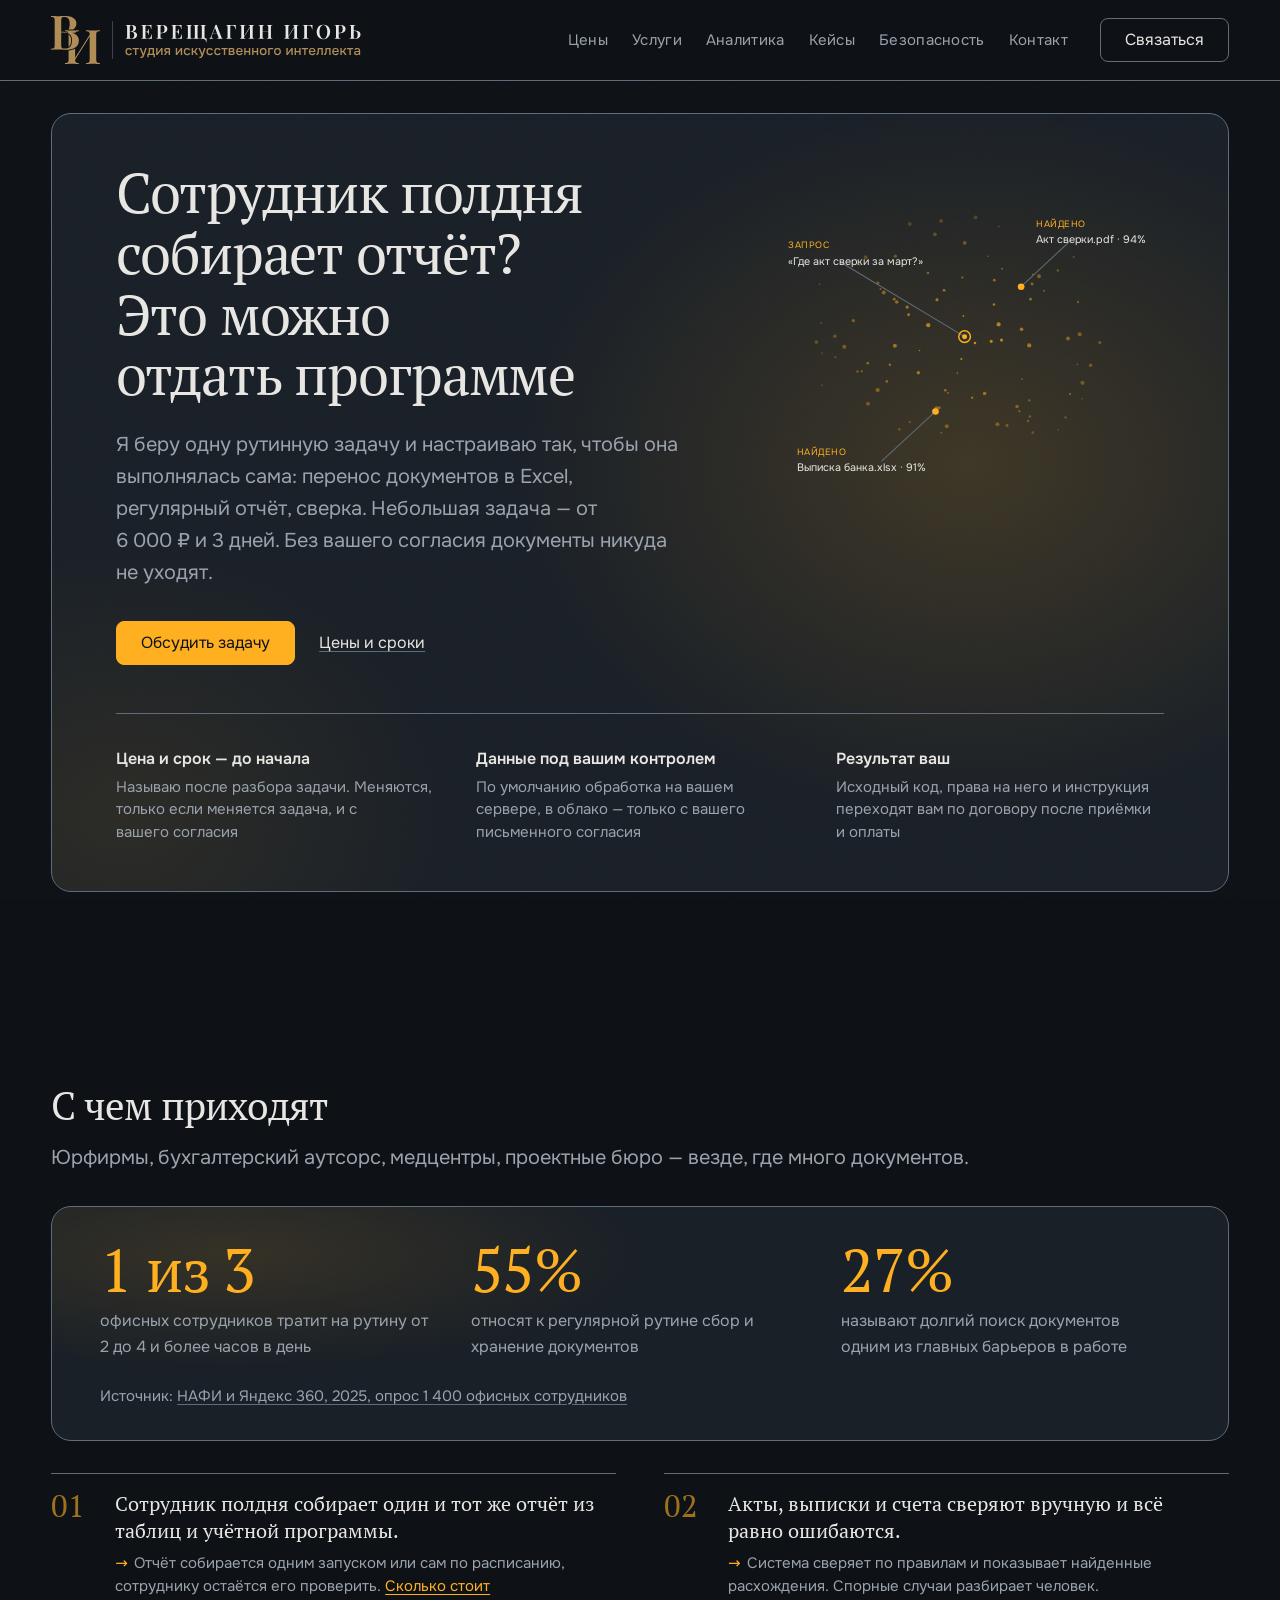
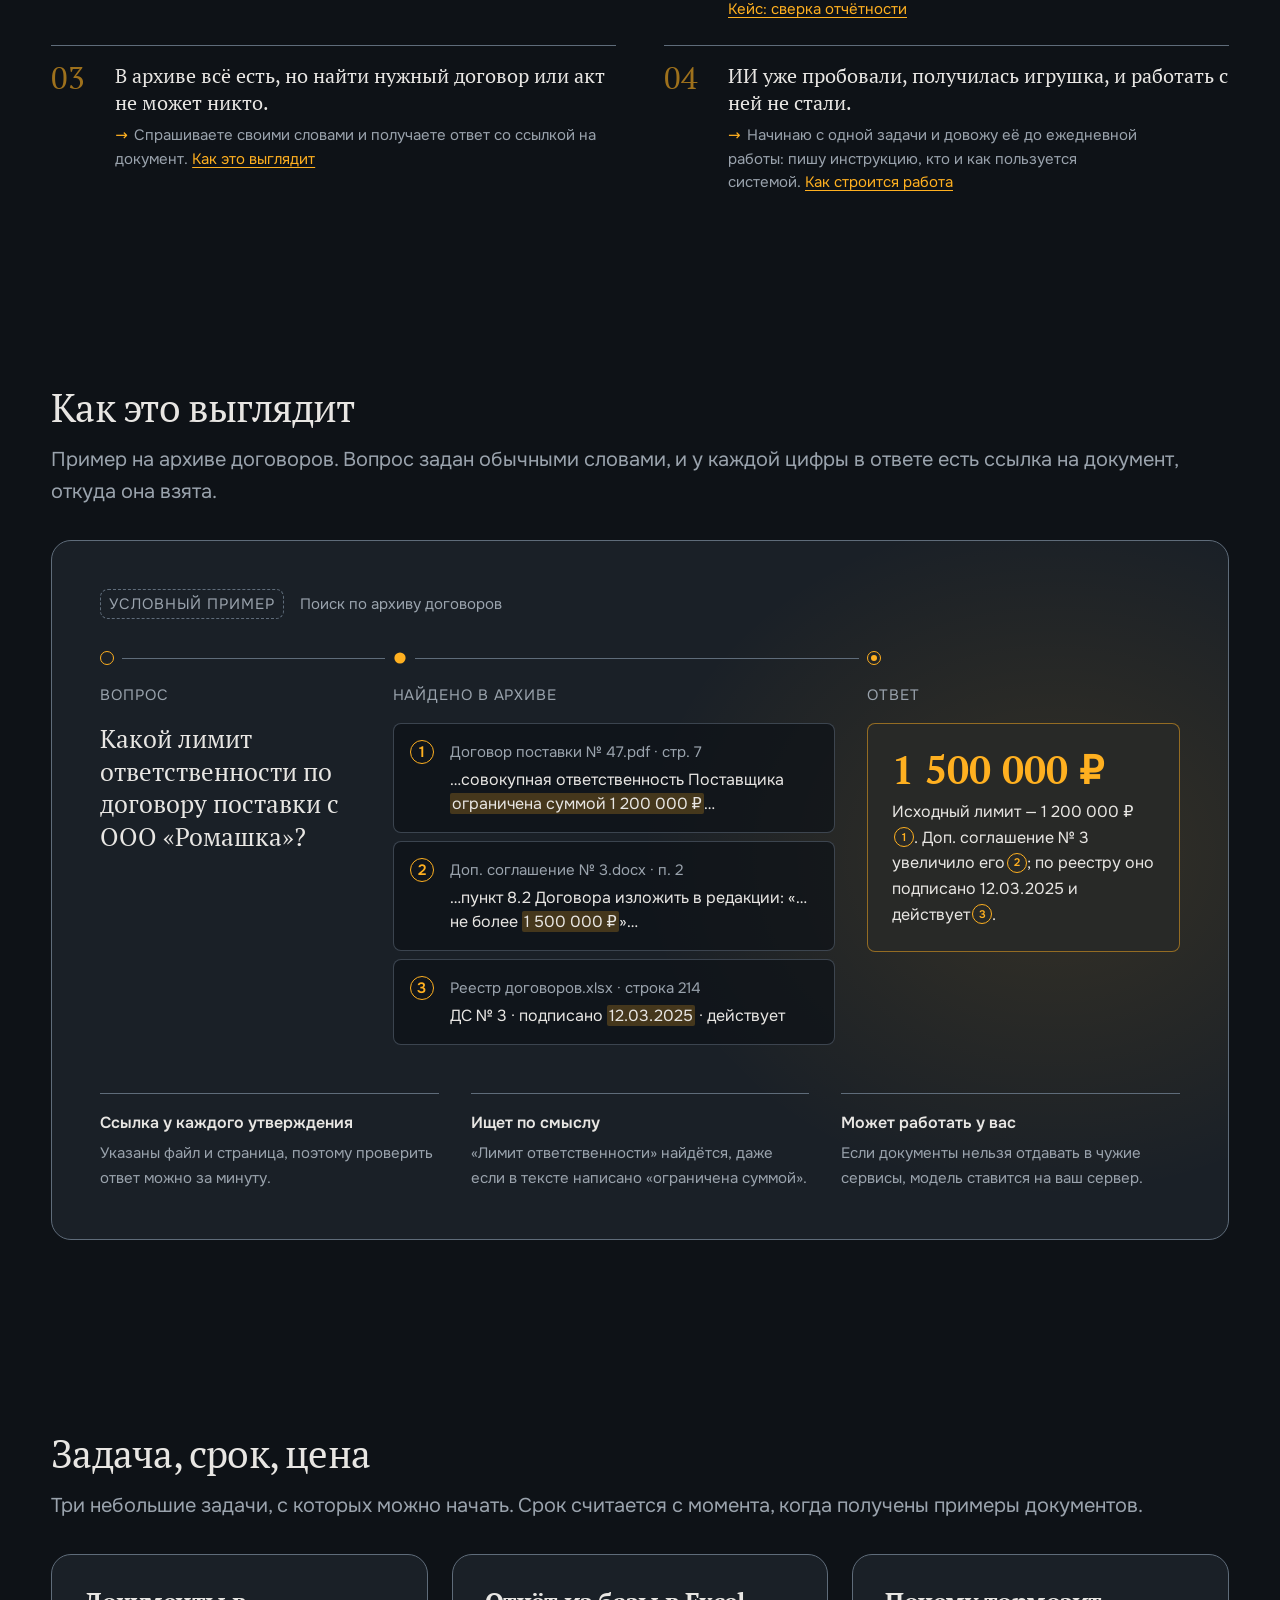
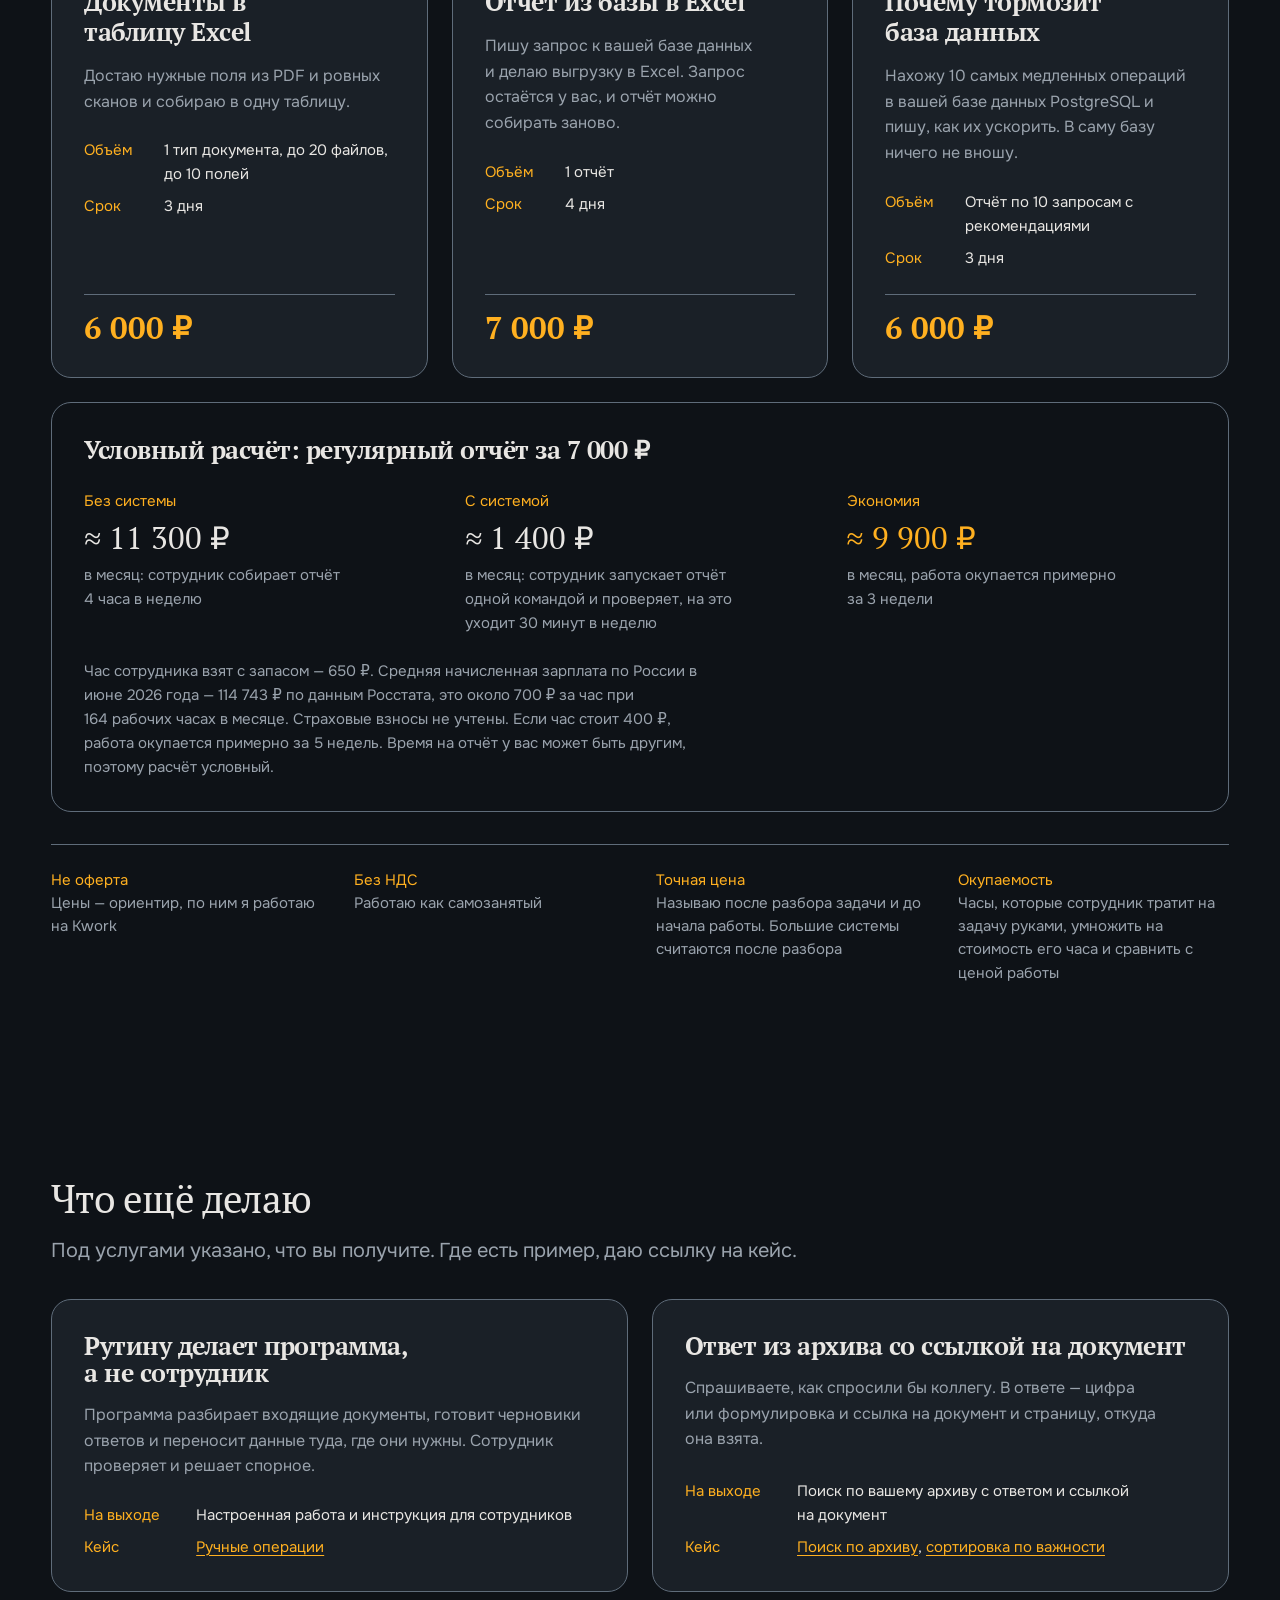
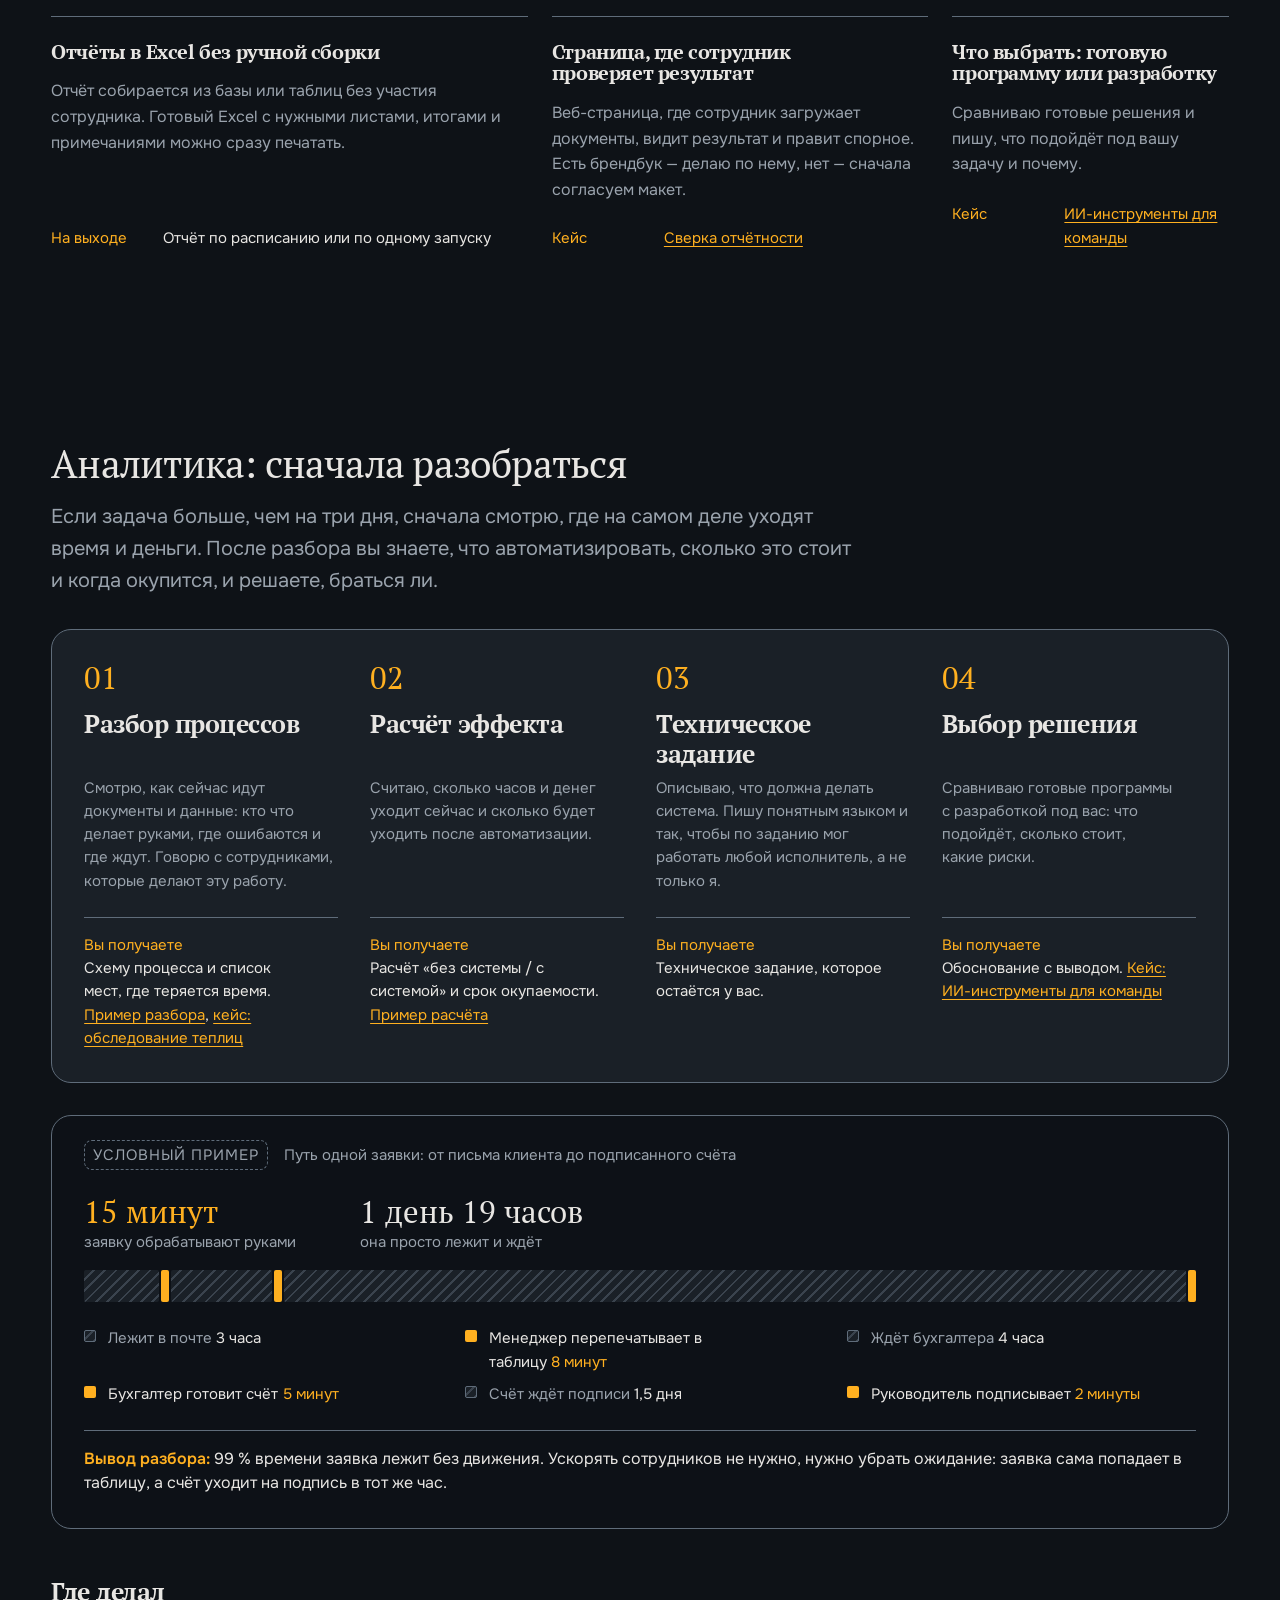
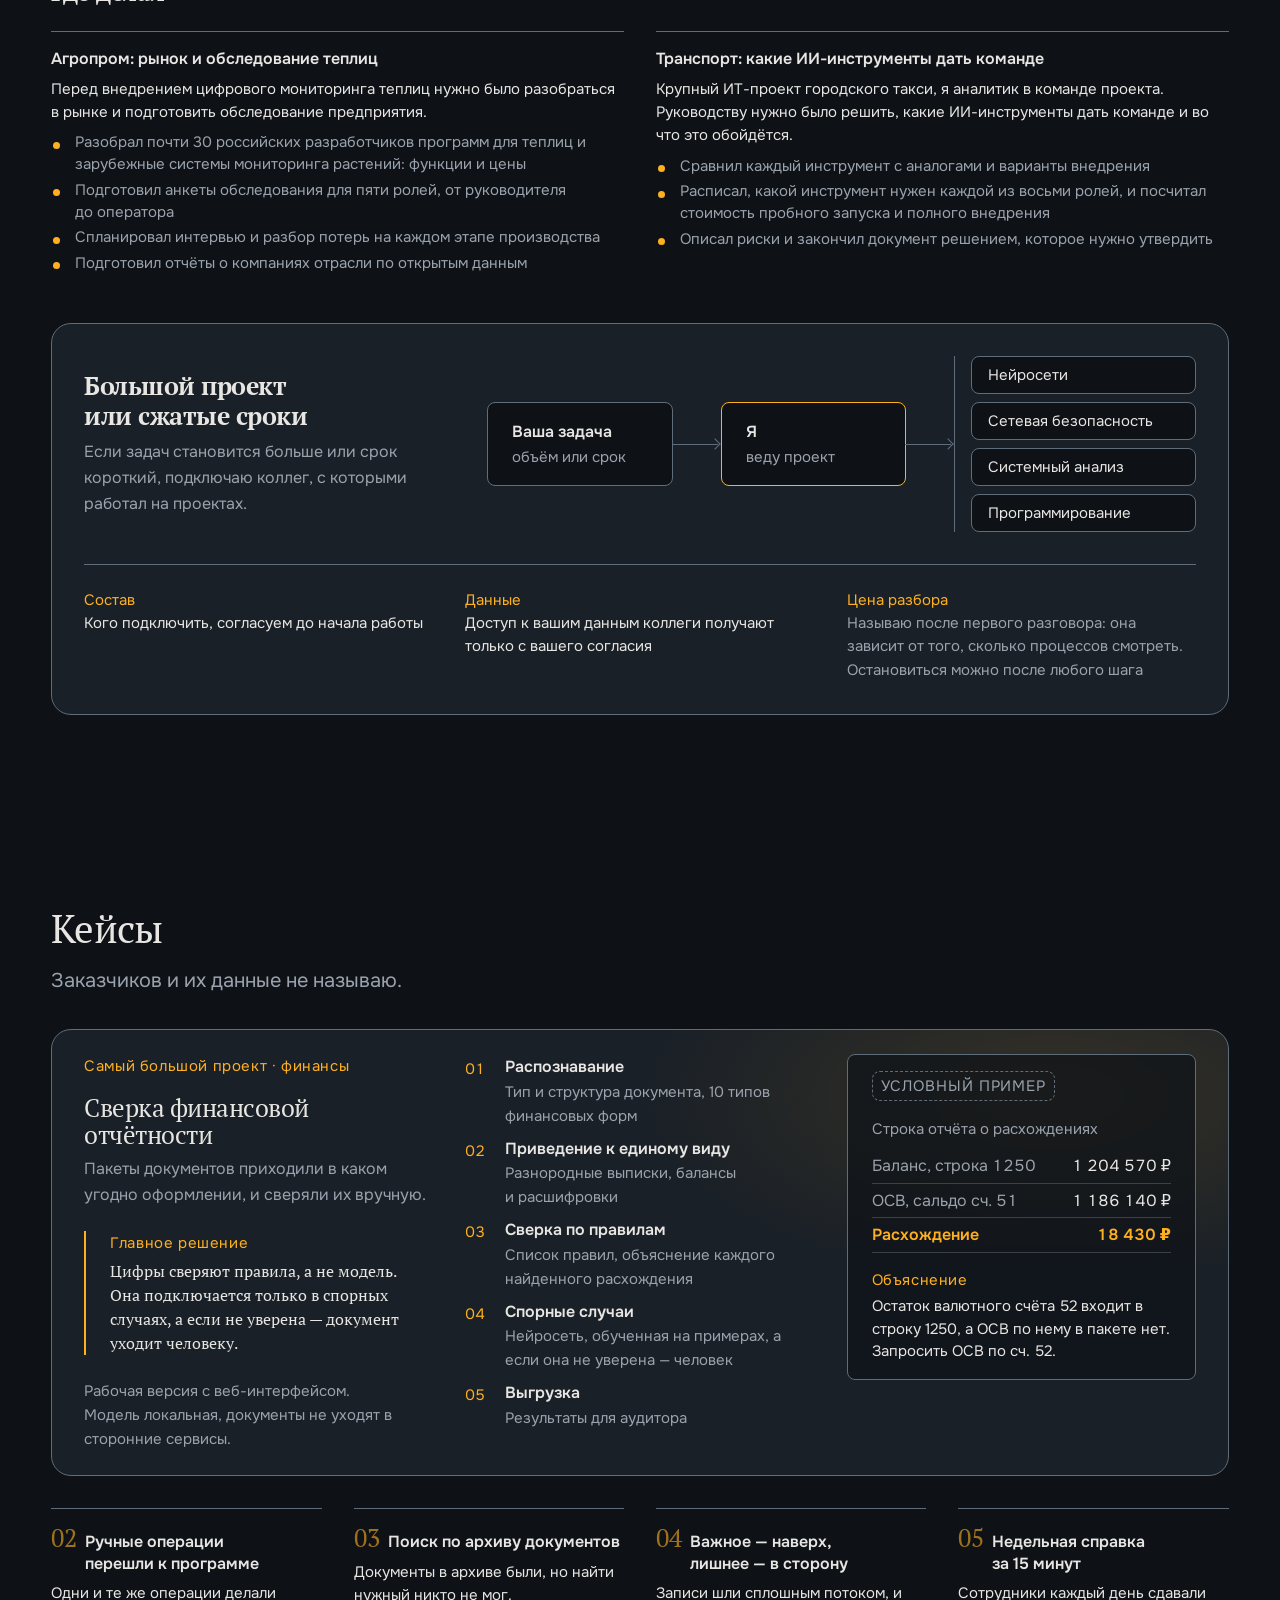
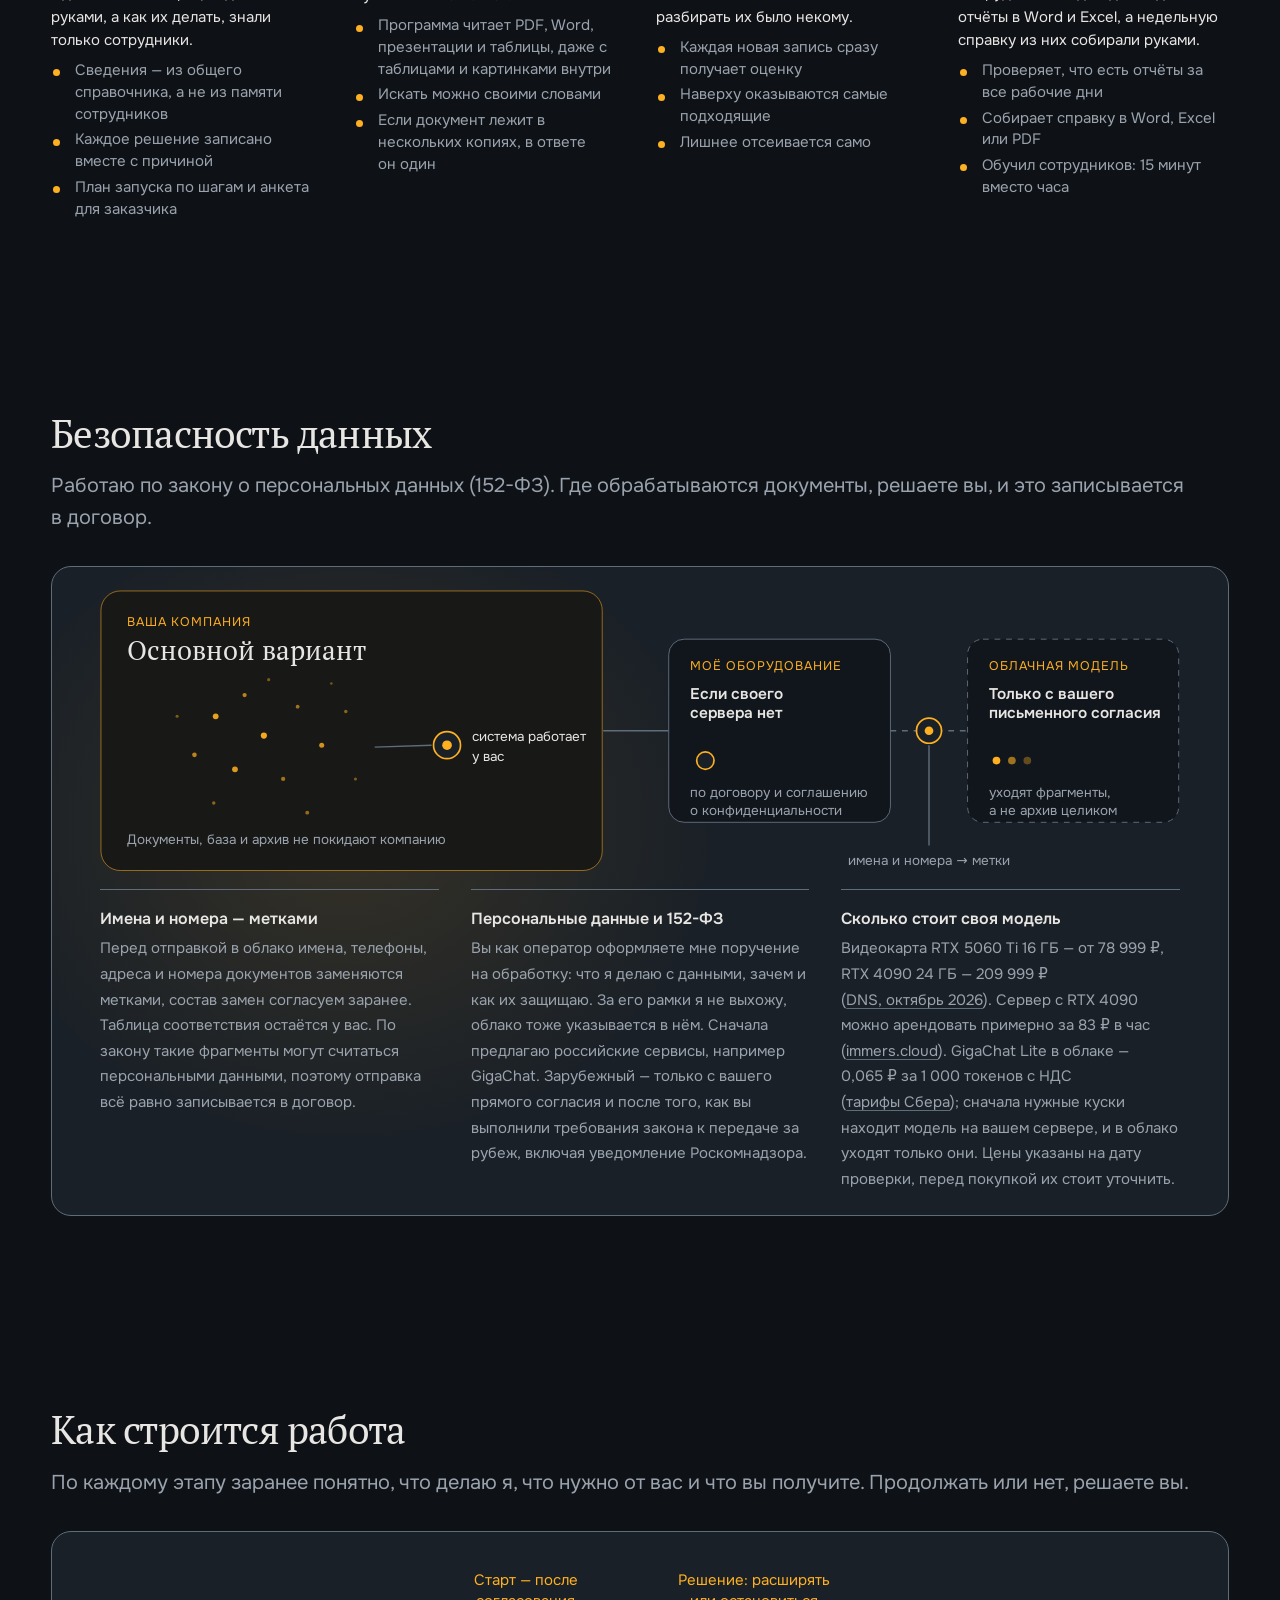
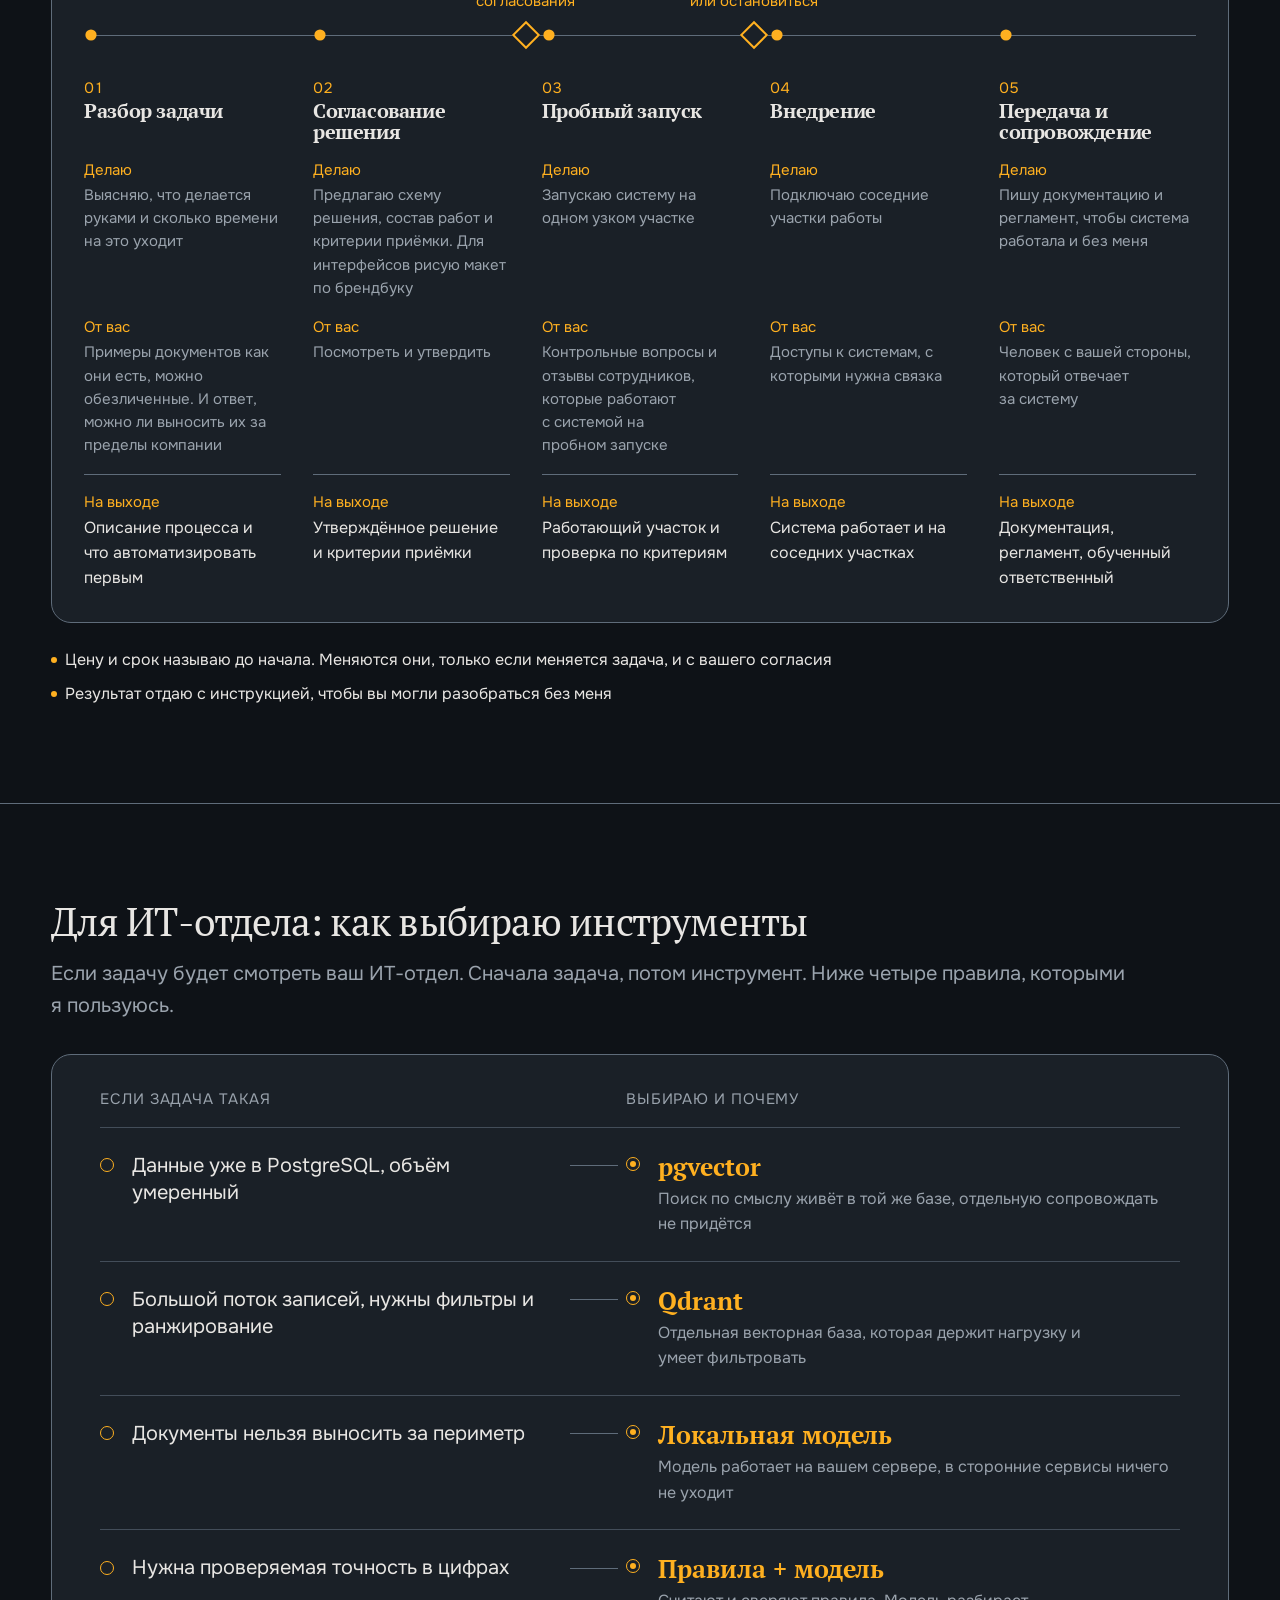
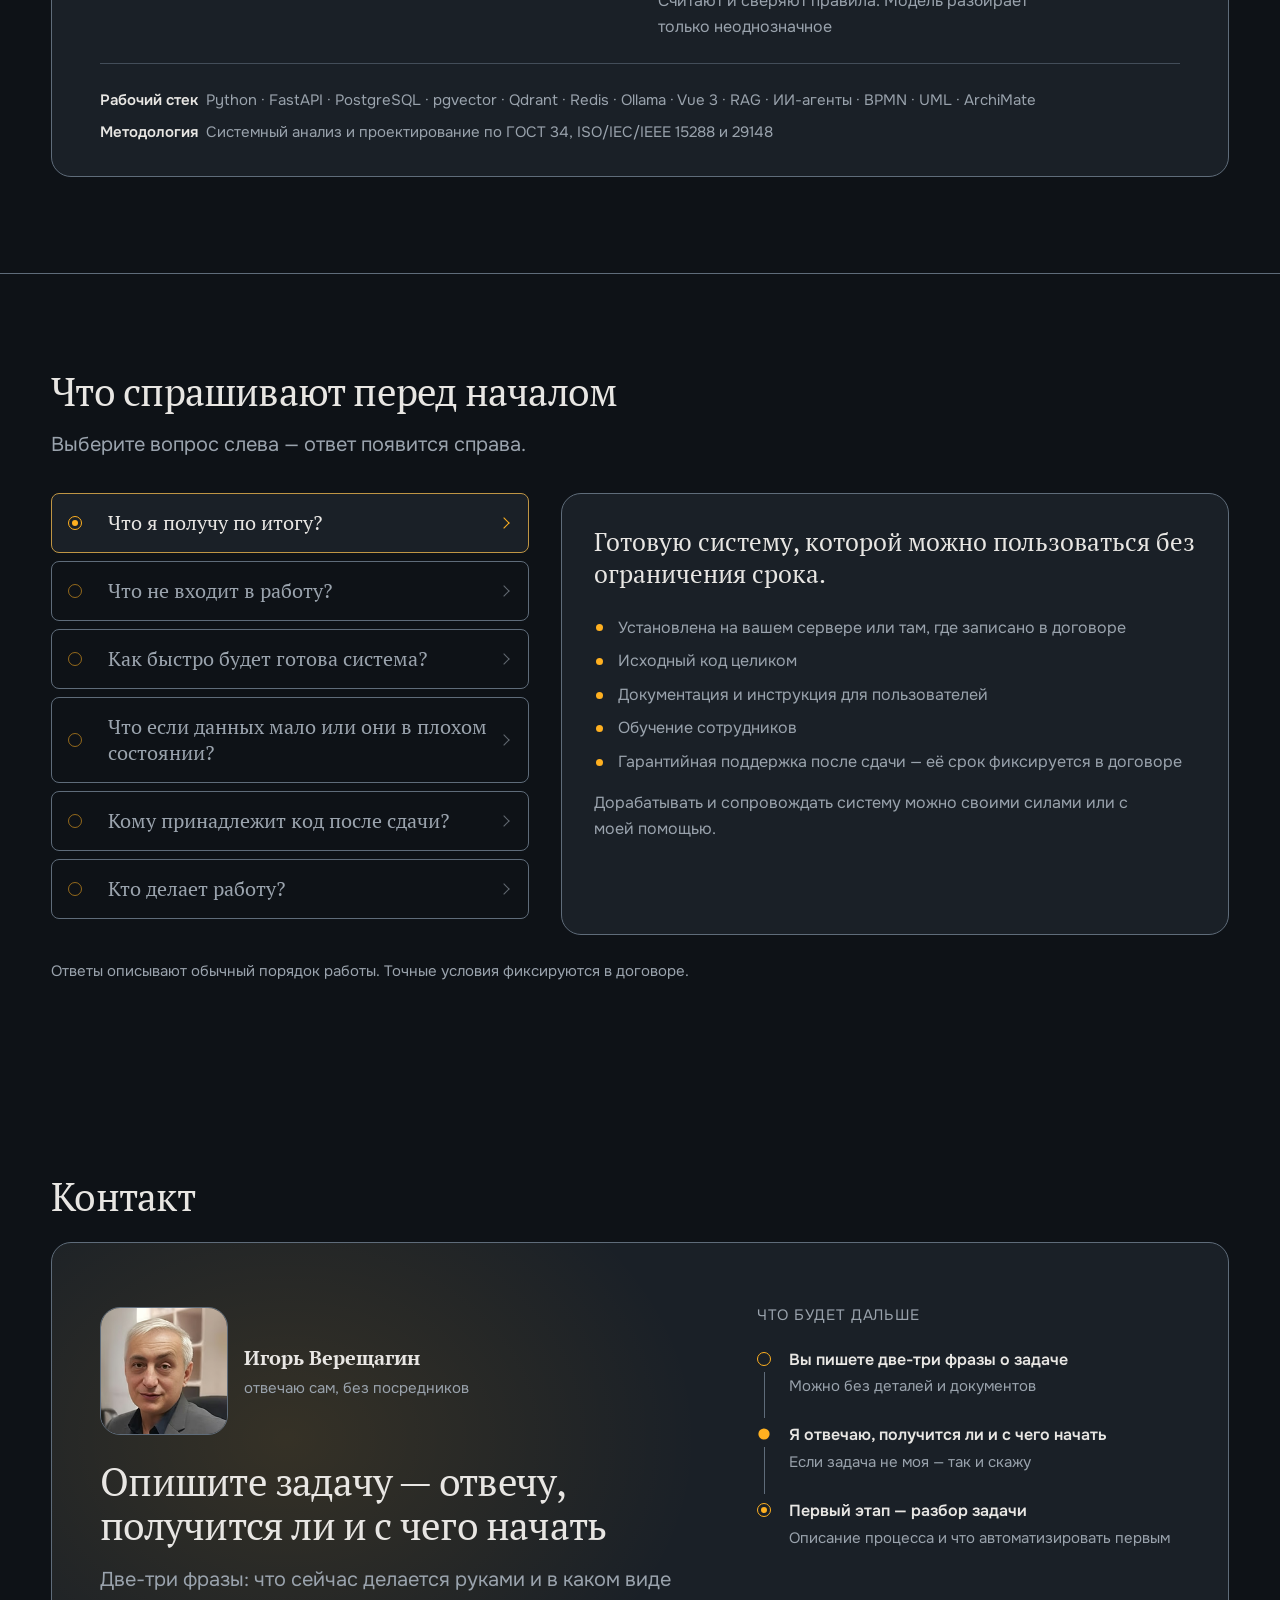
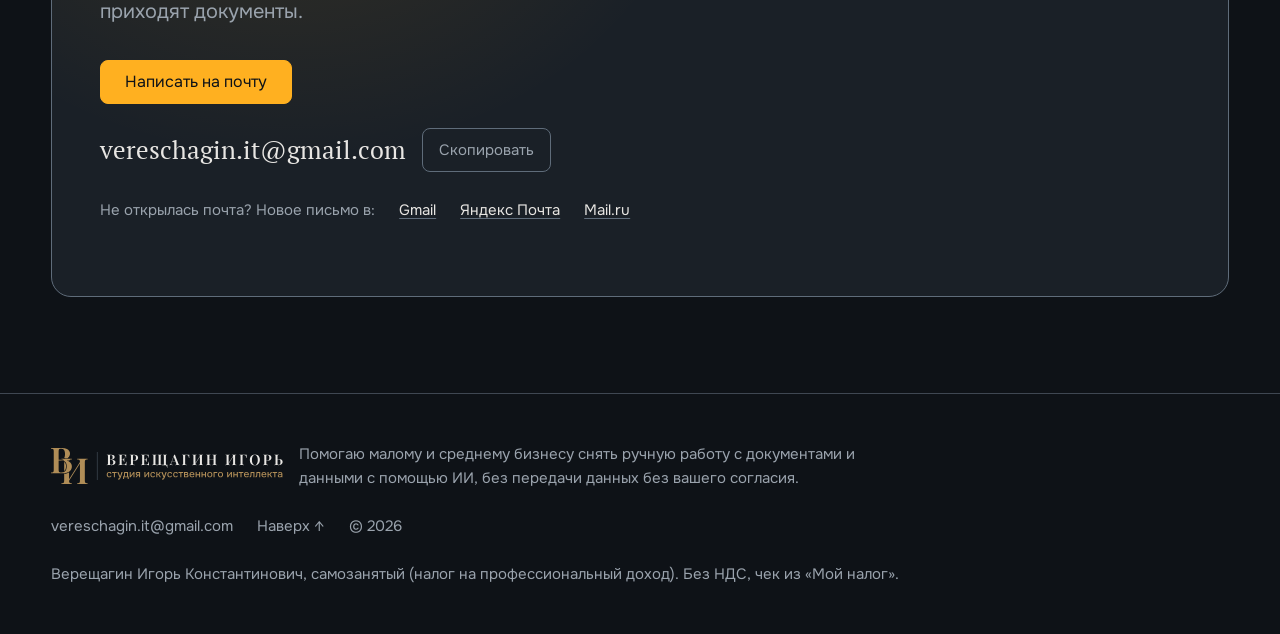
<file: index.html>
<!doctype html>
<html lang="ru">
<head>
  <meta charset="utf-8">
  <meta name="viewport" content="width=device-width, initial-scale=1">
  <title>Верещагин Игорь — студия искусственного интеллекта: документы, отчёты и сверки без рутины</title>
  <meta name="description" content="Студия искусственного интеллекта для малого бизнеса: документы в Excel, отчёты, сверки. Небольшая задача — от 6 000 ₽ и 3 дней. В облако данные уходят только с вашего согласия.">
  <meta property="og:title" content="Верещагин Игорь — студия искусственного интеллекта: документы, отчёты и сверки без рутины">
  <meta property="og:description" content="Небольшая задача — от 6 000 ₽ и 3 дней. В облако данные уходят только с вашего согласия.">
  <link rel="canonical" href="https://stars-rock.github.io/">
  <meta property="og:url" content="https://stars-rock.github.io/">
  <meta property="og:image" content="https://stars-rock.github.io/assets/img/og.png">
  <meta property="og:image:width" content="1200">
  <meta property="og:image:height" content="630">
  <meta property="og:image:alt" content="Логотип «Верещагин Игорь, студия искусственного интеллекта» и заголовок: сотрудник полдня собирает отчёт? Это можно отдать программе">
  <meta property="og:type" content="website">
  <meta property="og:locale" content="ru_RU">
  <meta name="twitter:card" content="summary_large_image">
  <link rel="icon" href="/assets/icons/favicon.ico" sizes="48x48">
  <link rel="icon" href="/assets/icons/favicon.svg" type="image/svg+xml">
  <link rel="apple-touch-icon" href="/assets/icons/apple-touch-icon.png">
  <link rel="stylesheet" href="styles/tokens.css">
  <link rel="stylesheet" href="styles/fonts.css">
  <link rel="stylesheet" href="styles/main.css">
</head>
<body>
  <a class="skip-link" href="#main">К содержимому</a>

  <header class="site-header">
    <div class="site-header__inner">
      <a class="site-header__logo" href="#hero" aria-label="Верещагин Игорь, студия искусственного интеллекта — в начало страницы">
        <img src="assets/icons/logo.svg" width="310" height="48" alt="">
      </a>
      <nav class="site-header__nav" aria-label="Основная навигация">
        <a href="#prices">Цены</a>
        <a href="#services">Услуги</a>
        <a href="#analytics">Аналитика</a>
        <a href="#cases">Кейсы</a>
        <a href="#security">Безопасность</a>
        <a href="#contact">Контакт</a>
      </nav>
      <a class="button" href="#contact">Связаться</a>
    </div>
  </header>

  <main id="main">
    <section class="section--hero" id="hero" aria-labelledby="hero-title">
      <div class="hero__inner">
        <div class="hero__content">
          <h1 id="hero-title" class="hero__title"><span>Сотрудник полдня собирает отчёт?</span> <span>Это можно отдать программе</span></h1>
          <p class="hero__lead">Я беру одну рутинную задачу и настраиваю так, чтобы она выполнялась сама: перенос документов в Excel, регулярный отчёт, сверка. Небольшая задача — от 6&nbsp;000&nbsp;₽ и 3&nbsp;дней. Без вашего согласия документы никуда не уходят.</p>
          <div class="hero__actions">
            <a class="button button--accent" href="#contact">Обсудить задачу</a>
            <a class="hero__link" href="#prices">Цены и сроки</a>
          </div>
        </div>
        <figure class="hero__schema" aria-hidden="true">
          <svg class="hero-schema__art" viewBox="0 0 480 420" role="img" focusable="false">
            <g class="hero-schema__field">
              <circle cx="142.8" cy="157.0" r="2.35" opacity="0.43"/>
              <circle cx="206.8" cy="165.6" r="1.80" opacity="0.58"/>
              <circle cx="218.6" cy="317.8" r="2.37" opacity="0.36"/>
              <circle cx="156.2" cy="220.9" r="2.40" opacity="0.53"/>
              <circle cx="237.4" cy="138.9" r="1.24" opacity="0.50"/>
              <circle cx="84.0" cy="209.5" r="1.94" opacity="0.33"/>
              <circle cx="364.4" cy="212.2" r="2.32" opacity="0.42"/>
              <circle cx="375.5" cy="243.4" r="0.95" opacity="0.37"/>
              <circle cx="236.1" cy="237.0" r="1.22" opacity="0.67"/>
              <circle cx="268.0" cy="113.4" r="0.95" opacity="0.39"/>
              <circle cx="322.1" cy="325.4" r="1.73" opacity="0.27"/>
              <circle cx="275.7" cy="142.1" r="1.66" opacity="0.49"/>
              <circle cx="272.0" cy="215.7" r="1.85" opacity="0.68"/>
              <circle cx="171.0" cy="174.5" r="2.00" opacity="0.53"/>
              <circle cx="264.1" cy="278.4" r="2.16" opacity="0.50"/>
              <circle cx="322.2" cy="135.3" r="1.25" opacity="0.40"/>
              <circle cx="220.0" cy="277.6" r="1.03" opacity="0.51"/>
              <circle cx="156.7" cy="113.2" r="2.08" opacity="0.33"/>
              <circle cx="280.9" cy="195.3" r="2.50" opacity="0.64"/>
              <circle cx="68.7" cy="268.5" r="1.13" opacity="0.24"/>
              <circle cx="252.5" cy="217.7" r="1.51" opacity="0.72"/>
              <circle cx="95.4" cy="222.3" r="2.43" opacity="0.36"/>
              <circle cx="381.8" cy="265.6" r="2.49" opacity="0.32"/>
              <circle cx="212.0" cy="325.5" r="1.21" opacity="0.32"/>
              <circle cx="67.6" cy="193.6" r="1.11" opacity="0.28"/>
              <circle cx="378.4" cy="207.2" r="2.46" opacity="0.38"/>
              <circle cx="111.2" cy="251.9" r="1.47" opacity="0.37"/>
              <circle cx="158.4" cy="168.3" r="2.14" opacity="0.49"/>
              <circle cx="206.1" cy="295.9" r="2.33" opacity="0.43"/>
              <circle cx="174.1" cy="74.5" r="2.41" opacity="0.22"/>
              <circle cx="116.4" cy="251.7" r="1.40" opacity="0.39"/>
              <circle cx="366.8" cy="278.9" r="1.43" opacity="0.33"/>
              <circle cx="281.2" cy="77.4" r="1.06" opacity="0.25"/>
              <circle cx="68.3" cy="229.8" r="1.12" opacity="0.28"/>
              <circle cx="308.5" cy="201.2" r="2.11" opacity="0.57"/>
              <circle cx="215.3" cy="154.2" r="1.60" opacity="0.55"/>
              <circle cx="318.5" cy="305.9" r="1.47" opacity="0.34"/>
              <circle cx="279.5" cy="315.4" r="2.41" opacity="0.35"/>
              <circle cx="161.5" cy="321.5" r="1.57" opacity="0.29"/>
              <circle cx="361.4" cy="307.3" r="1.53" opacity="0.27"/>
              <circle cx="402.6" cy="217.2" r="1.98" opacity="0.31"/>
              <circle cx="371.2" cy="114.1" r="1.26" opacity="0.25"/>
              <circle cx="138.9" cy="152.8" r="1.21" opacity="0.41"/>
              <circle cx="391.6" cy="244.4" r="2.10" opacity="0.32"/>
              <circle cx="216.8" cy="274.4" r="1.47" opacity="0.52"/>
              <circle cx="317.7" cy="220.6" r="2.59" opacity="0.55"/>
              <circle cx="65.6" cy="147.0" r="1.18" opacity="0.22"/>
              <circle cx="305.9" cy="299.8" r="1.40" opacity="0.38"/>
              <circle cx="146.5" cy="263.9" r="1.61" opacity="0.44"/>
              <circle cx="196.0" cy="133.4" r="1.47" opacity="0.45"/>
              <circle cx="319.3" cy="164.9" r="1.74" opacity="0.49"/>
              <circle cx="135.7" cy="145.5" r="1.90" opacity="0.39"/>
              <circle cx="249.1" cy="283.4" r="1.41" opacity="0.49"/>
              <circle cx="174.1" cy="312.6" r="1.28" opacity="0.34"/>
              <circle cx="316.3" cy="311.5" r="1.43" opacity="0.33"/>
              <circle cx="309.0" cy="260.9" r="0.97" opacity="0.50"/>
              <circle cx="172.7" cy="183.7" r="1.72" opacity="0.56"/>
              <circle cx="123.8" cy="290.7" r="2.45" opacity="0.32"/>
              <circle cx="285.1" cy="128.3" r="1.16" opacity="0.43"/>
              <circle cx="329.5" cy="137.4" r="2.33" opacity="0.40"/>
              <circle cx="335.5" cy="154.9" r="1.15" opacity="0.43"/>
              <circle cx="113.7" cy="123.7" r="1.25" opacity="0.29"/>
              <circle cx="135.5" cy="274.2" r="2.57" opacity="0.39"/>
              <circle cx="61.7" cy="216.6" r="2.33" opacity="0.27"/>
              <circle cx="238.6" cy="185.1" r="1.02" opacity="0.68"/>
              <circle cx="303.1" cy="294.0" r="2.05" opacity="0.40"/>
              <circle cx="253.2" cy="66.6" r="2.29" opacity="0.22"/>
              <circle cx="121.0" cy="114.4" r="2.35" opacity="0.28"/>
              <circle cx="155.4" cy="164.9" r="1.66" opacity="0.48"/>
              <circle cx="352.1" cy="130.6" r="1.49" opacity="0.33"/>
              <circle cx="376.4" cy="168.3" r="1.46" opacity="0.35"/>
              <circle cx="275.3" cy="171.4" r="1.52" opacity="0.59"/>
              <circle cx="284.4" cy="214.1" r="2.00" opacity="0.64"/>
              <circle cx="211.8" cy="70.9" r="2.40" opacity="0.23"/>
              <circle cx="84.7" cy="234.7" r="1.15" opacity="0.32"/>
              <circle cx="231.3" cy="253.8" r="0.98" opacity="0.60"/>
              <circle cx="209.5" cy="295.5" r="1.87" opacity="0.43"/>
              <circle cx="204.3" cy="87.0" r="2.23" opacity="0.29"/>
              <circle cx="291.1" cy="316.8" r="1.78" opacity="0.34"/>
              <circle cx="123.6" cy="241.9" r="1.68" opacity="0.42"/>
              <circle cx="150.1" cy="243.8" r="1.42" opacity="0.49"/>
              <circle cx="317.8" cy="286.7" r="1.35" opacity="0.41"/>
              <circle cx="106.2" cy="190.8" r="2.00" opacity="0.39"/>
              <circle cx="185.8" cy="226.7" r="0.91" opacity="0.60"/>
              <circle cx="352.7" cy="321.9" r="1.02" opacity="0.24"/>
              <circle cx="321.1" cy="146.7" r="1.75" opacity="0.44"/>
              <circle cx="381.4" cy="284.7" r="1.00" opacity="0.28"/>
              <circle cx="184.4" cy="253.4" r="2.09" opacity="0.54"/>
              <circle cx="196.3" cy="196.2" r="2.54" opacity="0.64"/>
              <circle cx="240.1" cy="97.3" r="2.25" opacity="0.34"/>
            </g>

            <line class="hero-schema__leader" x1="240" y1="210" x2="90" y2="120"/>
            <circle class="hero-schema__query-ring" cx="240" cy="210" r="7"/>
            <circle class="hero-schema__query-dot" cx="240" cy="210" r="3"/>
            <text class="hero-schema__label-eyebrow" x="28" y="104">ЗАПРОС</text>
            <text class="hero-schema__label-body" x="28" y="124">«Где акт сверки за март?»</text>

            <line class="hero-schema__leader" x1="308" y1="150" x2="368" y2="94"/>
            <circle class="hero-schema__point" cx="308" cy="150" r="4"/>
            <text class="hero-schema__label-eyebrow" x="326" y="78">НАЙДЕНО</text>
            <text class="hero-schema__label-body" x="326" y="98">Акт сверки.pdf · 94%</text>

            <line class="hero-schema__leader" x1="205" y1="300" x2="140" y2="360"/>
            <circle class="hero-schema__point" cx="205" cy="300" r="4"/>
            <text class="hero-schema__label-eyebrow" x="38" y="352">НАЙДЕНО</text>
            <text class="hero-schema__label-body" x="38" y="372">Выписка банка.xlsx · 91%</text>
          </svg>
        </figure>
        <ul class="hero__facts" role="list">
          <li><strong>Цена и срок — до начала</strong><span>Называю после разбора задачи. Меняются, только если меняется задача, и с вашего согласия</span></li>
          <li><strong>Данные под вашим контролем</strong><span>По умолчанию обработка на вашем сервере, в облако — только с вашего письменного согласия</span></li>
          <li><strong>Результат ваш</strong><span>Исходный код, права на него и инструкция переходят вам по договору после приёмки и оплаты</span></li>
        </ul>
      </div>
    </section>

    <section class="section" id="problems" aria-labelledby="problems-title">
      <h2 id="problems-title">С чем приходят</h2>
      <p class="section__lead">Юрфирмы, бухгалтерский аутсорс, медцентры, проектные бюро — везде, где много документов.</p>
      <figure class="stats reveal">
        <ul class="stats__list" role="list">
          <li><strong class="stats__value">1 из 3</strong><span>офисных сотрудников тратит на рутину от 2 до 4 и более часов в день</span></li>
          <li><strong class="stats__value">55%</strong><span>относят к регулярной рутине сбор и хранение документов</span></li>
          <li><strong class="stats__value">27%</strong><span>называют долгий поиск документов одним из главных барьеров в работе</span></li>
        </ul>
        <figcaption class="stats__source">Источник: <a class="source" href="https://www.comnews.ru/content/239735/2025-06-18/2025-w25/1010/kazhdyy-tretiy-ofisnyy-sotrudnik-rossiyskoy-kompanii-tratit-2-do-4-i-bolee-chasov-rabochego-vremeni-den-rutinu" target="_blank" rel="noopener noreferrer">НАФИ и Яндекс&nbsp;360, 2025, опрос 1&nbsp;400 офисных сотрудников<span class="sr-only"> (откроется в новой вкладке)</span></a></figcaption>
      </figure>
      <ul class="problems" role="list">
        <li class="problems__row reveal">
          <span class="problems__num" aria-hidden="true">01</span>
          <div class="problems__body">
            <p class="problems__pain">Сотрудник полдня собирает один и тот же отчёт из таблиц и учётной программы.</p>
            <p class="problems__change">Отчёт собирается одним запуском или сам по расписанию, сотруднику остаётся его проверить. <a href="#prices">Сколько стоит</a></p>
          </div>
        </li>
        <li class="problems__row reveal">
          <span class="problems__num" aria-hidden="true">02</span>
          <div class="problems__body">
            <p class="problems__pain">Акты, выписки и счета сверяют вручную и всё равно ошибаются.</p>
            <p class="problems__change">Система сверяет по правилам и показывает найденные расхождения. Спорные случаи разбирает человек. <a href="#case-finance">Кейс: сверка отчётности</a></p>
          </div>
        </li>
        <li class="problems__row reveal">
          <span class="problems__num" aria-hidden="true">03</span>
          <div class="problems__body">
            <p class="problems__pain">В архиве всё есть, но найти нужный договор или акт не может никто.</p>
            <p class="problems__change">Спрашиваете своими словами и получаете ответ со ссылкой на документ. <a href="#inside">Как это выглядит</a></p>
          </div>
        </li>
        <li class="problems__row reveal">
          <span class="problems__num" aria-hidden="true">04</span>
          <div class="problems__body">
            <p class="problems__pain">ИИ уже пробовали, получилась игрушка, и работать с ней не стали.</p>
            <p class="problems__change">Начинаю с одной задачи и довожу её до ежедневной работы: пишу инструкцию, кто и как пользуется системой. <a href="#process">Как строится работа</a></p>
          </div>
        </li>
      </ul>
    </section>

    <section class="section" id="inside" aria-labelledby="inside-title">
      <h2 id="inside-title">Как это выглядит</h2>
      <p class="section__lead">Пример на архиве договоров. Вопрос задан обычными словами, и у каждой цифры в ответе есть ссылка на документ, откуда она взята.</p>
      <figure class="demo reveal">
        <figcaption class="demo__head">
          <span class="chip">Условный пример</span>
          <span>Поиск по архиву договоров</span>
        </figcaption>

        <ol class="demo__flow">
          <li class="demo__step">
            <span class="demo__mark demo__mark--ring" aria-hidden="true"></span>
            <span class="demo__label">Вопрос</span>
            <p class="demo__query">Какой лимит ответственности по договору поставки с ООО «Ромашка»?</p>
          </li>

          <li class="demo__step">
            <span class="demo__mark demo__mark--dot" aria-hidden="true"></span>
            <span class="demo__label">Найдено в архиве</span>
            <ol class="demo__sources">
              <li class="demo__source" id="demo-src-1">
                <span class="demo__ref">1</span>
                <div>
                  <span class="demo__file">Договор поставки № 47.pdf · стр. 7</span>
                  <p class="demo__quote">…совокупная ответственность Поставщика <mark>ограничена суммой 1&nbsp;200&nbsp;000&nbsp;₽</mark>…</p>
                </div>
              </li>
              <li class="demo__source" id="demo-src-2">
                <span class="demo__ref">2</span>
                <div>
                  <span class="demo__file">Доп. соглашение № 3.docx · п. 2</span>
                  <p class="demo__quote">…пункт 8.2 Договора изложить в редакции: «…не более <mark>1&nbsp;500&nbsp;000&nbsp;₽</mark>»…</p>
                </div>
              </li>
              <li class="demo__source" id="demo-src-3">
                <span class="demo__ref">3</span>
                <div>
                  <span class="demo__file">Реестр договоров.xlsx · строка 214</span>
                  <p class="demo__quote">ДС № 3 · подписано <mark>12.03.2025</mark> · действует</p>
                </div>
              </li>
            </ol>
          </li>

          <li class="demo__step">
            <span class="demo__mark demo__mark--end" aria-hidden="true"></span>
            <span class="demo__label">Ответ</span>
            <div class="demo__answer">
              <p class="demo__value">1&nbsp;500&nbsp;000&nbsp;₽</p>
              <p class="demo__text">
                Исходный лимит — 1&nbsp;200&nbsp;000&nbsp;₽<span class="demo__cite" data-ref="1"><span class="sr-only">источник </span>1</span>.
                Доп. соглашение № 3 увеличило его<span class="demo__cite" data-ref="2"><span class="sr-only">источник </span>2</span>;
                по реестру оно подписано 12.03.2025 и действует<span class="demo__cite" data-ref="3"><span class="sr-only">источник </span>3</span>.
              </p>
            </div>
          </li>
        </ol>

        <ul class="demo__notes" role="list">
          <li><strong>Ссылка у каждого утверждения</strong><span>Указаны файл и страница, поэтому проверить ответ можно за минуту.</span></li>
          <li><strong>Ищет по смыслу</strong><span>«Лимит ответственности» найдётся, даже если в тексте написано «ограничена суммой».</span></li>
          <li><strong>Может работать у вас</strong><span>Если документы нельзя отдавать в чужие сервисы, модель ставится на ваш сервер.</span></li>
        </ul>
      </figure>
    </section>

    <section class="section" id="prices" aria-labelledby="prices-title">
      <h2 id="prices-title">Задача, срок, цена</h2>
      <p class="section__lead">Три небольшие задачи, с которых можно начать. Срок считается с момента, когда получены примеры документов.</p>
      <ul class="offers" role="list">
        <li class="offer reveal">
          <h3 class="offer__title">Документы в таблицу Excel</h3>
          <p class="offer__what">Достаю нужные поля из PDF и ровных сканов и собираю в одну таблицу.</p>
          <dl class="offer__terms">
            <div><dt>Объём</dt><dd>1 тип документа, до 20 файлов, до 10 полей</dd></div>
            <div><dt>Срок</dt><dd>3&nbsp;дня</dd></div>
          </dl>
          <p class="offer__price"><span class="sr-only">Цена: </span>6&nbsp;000&nbsp;₽</p>
        </li>
        <li class="offer reveal">
          <h3 class="offer__title">Отчёт из базы в Excel</h3>
          <p class="offer__what">Пишу запрос к вашей базе данных и делаю выгрузку в Excel. Запрос остаётся у вас, и отчёт можно собирать заново.</p>
          <dl class="offer__terms">
            <div><dt>Объём</dt><dd>1 отчёт</dd></div>
            <div><dt>Срок</dt><dd>4&nbsp;дня</dd></div>
          </dl>
          <p class="offer__price"><span class="sr-only">Цена: </span>7&nbsp;000&nbsp;₽</p>
        </li>
        <li class="offer reveal">
          <h3 class="offer__title">Почему тормозит база данных</h3>
          <p class="offer__what">Нахожу 10 самых медленных операций в вашей базе данных PostgreSQL и пишу, как их ускорить. В саму базу ничего не вношу.</p>
          <dl class="offer__terms">
            <div><dt>Объём</dt><dd>Отчёт по 10 запросам с рекомендациями</dd></div>
            <div><dt>Срок</dt><dd>3&nbsp;дня</dd></div>
          </dl>
          <p class="offer__price"><span class="sr-only">Цена: </span>6&nbsp;000&nbsp;₽</p>
        </li>
      </ul>
      <div class="payback reveal" role="group" aria-labelledby="payback-title">
        <h3 class="payback__title" id="payback-title">Условный расчёт: регулярный отчёт за 7&nbsp;000&nbsp;₽</h3>
        <ul class="payback__cols" role="list">
          <li>
            <p class="payback__label">Без системы</p>
            <p class="payback__value">≈&nbsp;11&nbsp;300&nbsp;₽</p>
            <p class="payback__text">в месяц: сотрудник собирает отчёт 4&nbsp;часа в неделю</p>
          </li>
          <li>
            <p class="payback__label">С системой</p>
            <p class="payback__value">≈&nbsp;1&nbsp;400&nbsp;₽</p>
            <p class="payback__text">в месяц: сотрудник запускает отчёт одной командой и проверяет, на это уходит 30&nbsp;минут в неделю</p>
          </li>
          <li class="payback__result">
            <p class="payback__label">Экономия</p>
            <p class="payback__value">≈&nbsp;9&nbsp;900&nbsp;₽</p>
            <p class="payback__text">в месяц, работа окупается примерно за 3&nbsp;недели</p>
          </li>
        </ul>
        <p class="payback__source">Час сотрудника взят с запасом — 650&nbsp;₽. Средняя начисленная зарплата по России в июне 2026&nbsp;года — 114&nbsp;743&nbsp;₽ по данным Росстата, это около 700&nbsp;₽ за час при 164&nbsp;рабочих часах в месяце. Страховые взносы не учтены. Если час стоит 400&nbsp;₽, работа окупается примерно за 5&nbsp;недель. Время на отчёт у вас может быть другим, поэтому расчёт условный.</p>
      </div>
      <dl class="price-facts">
        <div><dt>Не оферта</dt><dd>Цены — ориентир, по ним я работаю на Kwork</dd></div>
        <div><dt>Без НДС</dt><dd>Работаю как самозанятый</dd></div>
        <div><dt>Точная цена</dt><dd>Называю после разбора задачи и до начала работы. Большие системы считаются после разбора</dd></div>
        <div><dt>Окупаемость</dt><dd>Часы, которые сотрудник тратит на задачу руками, умножить на стоимость его часа и сравнить с ценой работы</dd></div>
      </dl>
    </section>

    <section class="section" id="services" aria-labelledby="services-title">
      <h2 id="services-title">Что ещё делаю</h2>
      <p class="section__lead">Под услугами указано, что вы получите. Где есть пример, даю ссылку на кейс.</p>
      <ul class="bento" role="list">
        <li class="bento__item bento__item--large reveal">
          <h3>Рутину делает программа, а не сотрудник</h3>
          <p>Программа разбирает входящие документы, готовит черновики ответов и переносит данные туда, где они нужны. Сотрудник проверяет и решает спорное.</p>
          <dl class="bento__meta">
            <div><dt>На выходе</dt><dd>Настроенная работа и инструкция для сотрудников</dd></div>
            <div><dt>Кейс</dt><dd><a href="#case-agents">Ручные операции</a></dd></div>
          </dl>
        </li>
        <li class="bento__item bento__item--large reveal">
          <h3>Ответ из архива со ссылкой на документ</h3>
          <p>Спрашиваете, как спросили бы коллегу. В ответе — цифра или формулировка и ссылка на документ и страницу, откуда она взята.</p>
          <dl class="bento__meta">
            <div><dt>На выходе</dt><dd>Поиск по вашему архиву с ответом и ссылкой на документ</dd></div>
            <div><dt>Кейс</dt><dd><a href="#case-rag">Поиск по архиву</a>, <a href="#case-ranking">сортировка по важности</a></dd></div>
          </dl>
        </li>
        <li class="bento__item bento__item--small bento__item--wide reveal">
          <h3>Отчёты в Excel без ручной сборки</h3>
          <p>Отчёт собирается из базы или таблиц без участия сотрудника. Готовый Excel с нужными листами, итогами и примечаниями можно сразу печатать.</p>
          <dl class="bento__meta">
            <div><dt>На выходе</dt><dd>Отчёт по расписанию или по одному запуску</dd></div>
          </dl>
        </li>
        <li class="bento__item bento__item--small reveal">
          <h3>Страница, где сотрудник проверяет результат</h3>
          <p>Веб-страница, где сотрудник загружает документы, видит результат и правит спорное. Есть брендбук — делаю по нему, нет — сначала согласуем макет.</p>
          <dl class="bento__meta">
            <div><dt>Кейс</dt><dd><a href="#case-finance">Сверка отчётности</a></dd></div>
          </dl>
        </li>
        <li class="bento__item bento__item--small bento__item--narrow reveal">
          <h3>Что выбрать: готовую программу или разработку</h3>
          <p>Сравниваю готовые решения и пишу, что подойдёт под вашу задачу и почему.</p>
          <dl class="bento__meta">
            <div><dt>Кейс</dt><dd><a href="#case-ai-tools">ИИ-инструменты для команды</a></dd></div>
          </dl>
        </li>
      </ul>
    </section>

    <section class="section" id="analytics" aria-labelledby="analytics-title">
      <h2 id="analytics-title">Аналитика: сначала разобраться</h2>
      <p class="section__lead section__lead--long">Если задача больше, чем на три дня, сначала смотрю, где на самом деле уходят время и деньги. После разбора вы знаете, что автоматизировать, сколько это стоит и когда окупится, и решаете, браться ли.</p>
      <ol class="study reveal" role="list">
        <li class="study__step">
          <span class="study__num" aria-hidden="true">01</span>
          <h3 class="study__title">Разбор процессов</h3>
          <p class="study__what">Смотрю, как сейчас идут документы и данные: кто что делает руками, где ошибаются и где ждут. Говорю с сотрудниками, которые делают эту работу.</p>
          <p class="study__out"><span>Вы получаете</span>Схему процесса и список мест, где теряется время. <a href="#process-map">Пример разбора</a>, <a href="#case-agro">кейс: обследование теплиц</a></p>
        </li>
        <li class="study__step">
          <span class="study__num" aria-hidden="true">02</span>
          <h3 class="study__title">Расчёт эффекта</h3>
          <p class="study__what">Считаю, сколько часов и денег уходит сейчас и сколько будет уходить после автоматизации.</p>
          <p class="study__out"><span>Вы получаете</span>Расчёт «без системы / с системой» и срок окупаемости. <a href="#payback-title">Пример расчёта</a></p>
        </li>
        <li class="study__step">
          <span class="study__num" aria-hidden="true">03</span>
          <h3 class="study__title">Техническое задание</h3>
          <p class="study__what">Описываю, что должна делать система. Пишу понятным языком и так, чтобы по заданию мог работать любой исполнитель, а не только я.</p>
          <p class="study__out"><span>Вы получаете</span>Техническое задание, которое остаётся у вас.</p>
        </li>
        <li class="study__step">
          <span class="study__num" aria-hidden="true">04</span>
          <h3 class="study__title">Выбор решения</h3>
          <p class="study__what">Сравниваю готовые программы с разработкой под вас: что подойдёт, сколько стоит, какие риски.</p>
          <p class="study__out"><span>Вы получаете</span>Обоснование с выводом. <a href="#case-ai-tools">Кейс: ИИ-инструменты для команды</a></p>
        </li>
      </ol>
      <figure class="wait-map reveal" id="process-map">
        <figcaption><span class="chip">Условный пример</span>Путь одной заявки: от письма клиента до подписанного счёта</figcaption>
        <div class="wait-map__totals">
          <p><span class="wait-map__num wait-map__num--work">15&nbsp;минут</span>заявку обрабатывают руками</p>
          <p><span class="wait-map__num">1&nbsp;день 19&nbsp;часов</span>она просто лежит и ждёт</p>
        </div>
        <div class="wait-map__bar" aria-hidden="true">
          <span class="wait-map__wait" style="flex-grow: 180"></span>
          <span class="wait-map__work"></span>
          <span class="wait-map__wait" style="flex-grow: 240"></span>
          <span class="wait-map__work"></span>
          <span class="wait-map__wait" style="flex-grow: 2160"></span>
          <span class="wait-map__work"></span>
        </div>
        <ol class="wait-map__steps" role="list">
          <li class="is-wait">Лежит в почте <span>3&nbsp;часа</span></li>
          <li class="is-work">Менеджер перепечатывает в таблицу <span>8&nbsp;минут</span></li>
          <li class="is-wait">Ждёт бухгалтера <span>4&nbsp;часа</span></li>
          <li class="is-work">Бухгалтер готовит счёт <span>5&nbsp;минут</span></li>
          <li class="is-wait">Счёт ждёт подписи <span>1,5&nbsp;дня</span></li>
          <li class="is-work">Руководитель подписывает <span>2&nbsp;минуты</span></li>
        </ol>
        <p class="wait-map__sum"><strong>Вывод разбора:</strong> 99&nbsp;% времени заявка лежит без движения. Ускорять сотрудников не нужно, нужно убрать ожидание: заявка сама попадает в таблицу, а счёт уходит на подпись в тот же час.</p>
      </figure>
      <h3 class="analytics__where">Где делал</h3>
      <ul class="cases cases--pair" role="list">
        <li class="case-card reveal" id="case-agro">
          <div class="case-card__head"><h4>Агропром: рынок и обследование теплиц</h4></div>
          <p class="case-card__problem"><span class="sr-only">Задача: </span>Перед внедрением цифрового мониторинга теплиц нужно было разобраться в рынке и подготовить обследование предприятия.</p>
          <ul class="dots" role="list" aria-label="Сделано">
            <li>Разобрал почти 30 российских разработчиков программ для теплиц и зарубежные системы мониторинга растений: функции и цены</li>
            <li>Подготовил анкеты обследования для пяти ролей, от руководителя до оператора</li>
            <li>Спланировал интервью и разбор потерь на каждом этапе производства</li>
            <li>Подготовил отчёты о компаниях отрасли по открытым данным</li>
          </ul>
        </li>
        <li class="case-card reveal" id="case-ai-tools">
          <div class="case-card__head"><h4>Транспорт: какие ИИ-инструменты дать команде</h4></div>
          <p class="case-card__problem"><span class="sr-only">Задача: </span>Крупный ИТ-проект городского такси, я аналитик в команде проекта. Руководству нужно было решить, какие ИИ-инструменты дать команде и во что это обойдётся.</p>
          <ul class="dots" role="list" aria-label="Сделано">
            <li>Сравнил каждый инструмент с аналогами и варианты внедрения</li>
            <li>Расписал, какой инструмент нужен каждой из восьми ролей, и посчитал стоимость пробного запуска и полного внедрения</li>
            <li>Описал риски и закончил документ решением, которое нужно утвердить</li>
          </ul>
        </li>
      </ul>
      <div class="team-band">
        <div class="team-band__head">
          <h3 class="team-band__title">Большой проект или сжатые сроки</h3>
          <p class="team-band__lead">Если задач становится больше или срок короткий, подключаю коллег, с которыми работал на проектах.</p>
        </div>
        <ol class="team-flow" role="list">
          <li class="team-flow__node"><strong>Ваша задача</strong><span>объём или срок</span></li>
          <li class="team-flow__node team-flow__node--me"><strong>Я</strong><span>веду проект</span></li>
          <li class="team-flow__roles">
            <span class="sr-only">Коллеги:</span>
            <ul role="list">
              <li>Нейросети</li>
              <li>Сетевая безопасность</li>
              <li>Системный анализ</li>
              <li>Программирование</li>
            </ul>
          </li>
        </ol>
        <dl class="team-band__terms">
          <div><dt>Состав</dt><dd>Кого подключить, согласуем до начала работы</dd></div>
          <div><dt>Данные</dt><dd>Доступ к вашим данным коллеги получают только с вашего согласия</dd></div>
          <div><dt>Цена разбора</dt><dd>Называю после первого разговора: она зависит от того, сколько процессов смотреть. Остановиться можно после любого шага</dd></div>
        </dl>
      </div>
    </section>

    <section class="section" id="cases" aria-labelledby="cases-title">
      <h2 id="cases-title">Кейсы</h2>
      <p class="section__lead">Заказчиков и их данные не называю.</p>
      <ul class="cases" role="list">
        <li class="case-featured reveal" id="case-finance">
          <div class="case-featured__intro">
            <p class="case-featured__kicker">Самый большой проект · финансы</p>
            <h3>Сверка финансовой отчётности</h3>
            <p class="case-featured__problem">Пакеты документов приходили в каком угодно оформлении, и сверяли их вручную.</p>
            <div class="case-decision">
              <span class="case__label">Главное решение</span>
              <p>Цифры сверяют правила, а не модель. Она подключается только в спорных случаях, а если не уверена — документ уходит человеку.</p>
            </div>
            <p class="case-featured__status">Рабочая версия с веб-интерфейсом. Модель локальная, документы не уходят в сторонние сервисы.</p>
          </div>

          <ol class="case-flow">
            <li><strong>Распознавание</strong><span>Тип и структура документа, 10 типов финансовых форм</span></li>
            <li><strong>Приведение к единому виду</strong><span>Разнородные выписки, балансы и расшифровки</span></li>
            <li><strong>Сверка по правилам</strong><span>Список правил, объяснение каждого найденного расхождения</span></li>
            <li><strong>Спорные случаи</strong><span>Нейросеть, обученная на примерах, а если она не уверена — человек</span></li>
            <li><strong>Выгрузка</strong><span>Результаты для аудитора</span></li>
          </ol>

          <figure class="case-report">
            <figcaption><span class="chip">Условный пример</span>Строка отчёта о расхождениях</figcaption>
            <dl class="case-report__rows">
              <div><dt>Баланс, строка 1250</dt><dd>1&nbsp;204&nbsp;570&nbsp;₽</dd></div>
              <div><dt>ОСВ, сальдо сч. 51</dt><dd>1&nbsp;186&nbsp;140&nbsp;₽</dd></div>
              <div class="case-report__diff"><dt>Расхождение</dt><dd>18&nbsp;430&nbsp;₽</dd></div>
            </dl>
            <p class="case-report__why"><span class="case__label">Объяснение</span>Остаток валютного счёта 52 входит в строку 1250, а ОСВ по нему в пакете нет. Запросить ОСВ по сч. 52.</p>
          </figure>
        </li>

        <li class="case-card reveal" id="case-agents">
          <div class="case-card__head"><span class="case-card__num" aria-hidden="true">02</span><h3>Ручные операции перешли к программе</h3></div>
          <p class="case-card__problem"><span class="sr-only">Задача: </span>Одни и те же операции делали руками, а как их делать, знали только сотрудники.</p>
          <ul class="dots" role="list" aria-label="Сделано">
            <li>Сведения — из общего справочника, а не из памяти сотрудников</li>
            <li>Каждое решение записано вместе с причиной</li>
            <li>План запуска по шагам и анкета для заказчика</li>
          </ul>
        </li>

        <li class="case-card reveal" id="case-rag">
          <div class="case-card__head"><span class="case-card__num" aria-hidden="true">03</span><h3>Поиск по архиву документов</h3></div>
          <p class="case-card__problem"><span class="sr-only">Задача: </span>Документы в архиве были, но найти нужный никто не мог.</p>
          <ul class="dots" role="list" aria-label="Сделано">
            <li>Программа читает PDF, Word, презентации и таблицы, даже с таблицами и картинками внутри</li>
            <li>Искать можно своими словами</li>
            <li>Если документ лежит в нескольких копиях, в ответе он один</li>
          </ul>
        </li>

        <li class="case-card reveal" id="case-ranking">
          <div class="case-card__head"><span class="case-card__num" aria-hidden="true">04</span><h3>Важное — наверх, лишнее — в сторону</h3></div>
          <p class="case-card__problem"><span class="sr-only">Задача: </span>Записи шли сплошным потоком, и разбирать их было некому.</p>
          <ul class="dots" role="list" aria-label="Сделано">
            <li>Каждая новая запись сразу получает оценку</li>
            <li>Наверху оказываются самые подходящие</li>
            <li>Лишнее отсеивается само</li>
          </ul>
        </li>

        <li class="case-card reveal" id="case-weekly">
          <div class="case-card__head"><span class="case-card__num" aria-hidden="true">05</span><h3>Недельная справка за 15 минут</h3></div>
          <p class="case-card__problem"><span class="sr-only">Задача: </span>Сотрудники каждый день сдавали отчёты в Word и Excel, а недельную справку из них собирали руками.</p>
          <ul class="dots" role="list" aria-label="Сделано">
            <li>Проверяет, что есть отчёты за все рабочие дни</li>
            <li>Собирает справку в Word, Excel или PDF</li>
            <li>Обучил сотрудников: 15 минут вместо часа</li>
          </ul>
        </li>
      </ul>
    </section>

    <section class="section" id="security" aria-labelledby="security-title">
      <h2 id="security-title">Безопасность данных</h2>
      <p class="section__lead">Работаю по закону о персональных данных (152-ФЗ). Где обрабатываются документы, решаете вы, и это записывается в договор.</p>

      <figure class="dataflow reveal">
        <figcaption class="sr-only">Путь документов: от основного варианта к исключению</figcaption>
        <svg class="dataflow__art" viewBox="0 19 1120 293" role="img" aria-labelledby="dataflow-art-title" focusable="false">
          <title id="dataflow-art-title">Основной вариант — система работает внутри вашей компании, документы, база и архив её не покидают. Если своего сервера нет — обработка на моём оборудовании по договору и соглашению о конфиденциальности. В облачную модель — только с вашего письменного согласия и только фрагменты, где имена и номера заменены метками.</title>
          <rect class="dataflow__zone dataflow__zone--main" x="1" y="20" width="520" height="290" rx="20"/>
          <text class="dataflow__eyebrow" x="28" y="56">ВАША КОМПАНИЯ</text>
          <text class="dataflow__big" x="28" y="92">Основной вариант</text>
          <g class="dataflow__docs">
            <circle cx="120" cy="150" r="3" opacity=".9"/><circle cx="150" cy="128" r="2.2" opacity=".7"/><circle cx="170" cy="170" r="3.2" opacity=".95"/>
            <circle cx="205" cy="140" r="2" opacity=".6"/><circle cx="98" cy="190" r="2.4" opacity=".7"/><circle cx="140" cy="205" r="3" opacity=".85"/>
            <circle cx="190" cy="215" r="2.2" opacity=".6"/><circle cx="230" cy="180" r="2.6" opacity=".8"/><circle cx="255" cy="145" r="1.8" opacity=".5"/>
            <circle cx="118" cy="240" r="1.8" opacity=".5"/><circle cx="215" cy="250" r="2" opacity=".55"/><circle cx="265" cy="215" r="1.6" opacity=".45"/>
            <circle cx="80" cy="150" r="1.6" opacity=".45"/><circle cx="175" cy="112" r="1.6" opacity=".45"/><circle cx="240" cy="116" r="1.4" opacity=".4"/>
          </g>
          <line class="dataflow__line" x1="285" y1="182" x2="344" y2="180"/>
          <circle class="dataflow__ring" cx="360" cy="180" r="14"/><circle class="dataflow__dot" cx="360" cy="180" r="5"/>
          <text class="dataflow__note" x="386" y="176">система работает</text>
          <text class="dataflow__note" x="386" y="196">у вас</text>
          <text class="dataflow__muted" x="28" y="282">Документы, база и архив не покидают компанию</text>

          <line class="dataflow__line" x1="522" y1="165" x2="590" y2="165"/>
          <rect class="dataflow__zone" x="590" y="70" width="230" height="190" rx="16"/>
          <text class="dataflow__eyebrow" x="612" y="102">МОЁ ОБОРУДОВАНИЕ</text>
          <text class="dataflow__strong" x="612" y="132">Если своего</text>
          <text class="dataflow__strong" x="612" y="152">сервера нет</text>
          <circle class="dataflow__ring" cx="628" cy="196" r="9"/>
          <text class="dataflow__muted" x="612" y="234">по договору и соглашению</text>
          <text class="dataflow__muted" x="612" y="252">о конфиденциальности</text>

          <line class="dataflow__line dataflow__line--ext" x1="820" y1="165" x2="900" y2="165"/>
          <circle class="dataflow__ring" cx="860" cy="165" r="13"/><circle class="dataflow__dot" cx="860" cy="165" r="4.5"/>
          <line class="dataflow__line" x1="860" y1="180" x2="860" y2="284"/>
          <text class="dataflow__muted" x="860" y="304" text-anchor="middle">имена и номера → метки</text>
          <rect class="dataflow__zone dataflow__zone--ext" x="900" y="70" width="219" height="190" rx="16"/>
          <text class="dataflow__eyebrow" x="922" y="102">ОБЛАЧНАЯ МОДЕЛЬ</text>
          <text class="dataflow__strong" x="922" y="132">Только с вашего</text>
          <text class="dataflow__strong" x="922" y="152">письменного согласия</text>
          <circle class="dataflow__dot" cx="930" cy="196" r="4"/><circle class="dataflow__dot" cx="946" cy="196" r="4" opacity=".6"/><circle class="dataflow__dot" cx="962" cy="196" r="4" opacity=".35"/>
          <text class="dataflow__muted" x="922" y="234">уходят фрагменты,</text>
          <text class="dataflow__muted" x="922" y="252">а не архив целиком</text>
        </svg>
        <ol class="dataflow__flow">
          <li class="dataflow__step">
            <span class="dataflow__mark dataflow__mark--dot" aria-hidden="true"></span>
            <span class="dataflow__label">Ваш сервер</span>
            <div class="dataflow__box">
              <strong>Основной вариант</strong>
              <p>Система работает у вас: документы, база и архив не покидают компанию.</p>
            </div>
          </li>
          <li class="dataflow__step">
            <span class="dataflow__mark dataflow__mark--ring" aria-hidden="true"></span>
            <span class="dataflow__label">Моё оборудование</span>
            <div class="dataflow__box">
              <strong>Если своего сервера нет</strong>
              <p>Документы обрабатываются у меня по договору и соглашению о конфиденциальности.</p>
            </div>
          </li>
          <li class="dataflow__step dataflow__step--ext">
            <span class="dataflow__mark dataflow__mark--end" aria-hidden="true"></span>
            <span class="dataflow__label">Облачная модель</span>
            <div class="dataflow__box">
              <strong>Только с вашего письменного согласия</strong>
              <p>Это указывается в поручении на обработку. Сначала предлагаю российские сервисы, например GigaChat. Зарубежный — только с вашего прямого согласия: это передача данных за рубеж, до неё нужно уведомить Роскомнадзор.</p>
            </div>
          </li>
        </ol>

        <ul class="dataflow__notes" role="list">
          <li><strong>Имена и номера — метками</strong><span>Перед отправкой в облако имена, телефоны, адреса и номера документов заменяются метками, состав замен согласуем заранее. Таблица соответствия остаётся у вас. По закону такие фрагменты могут считаться персональными данными, поэтому отправка всё равно записывается в договор.</span></li>
          <li><strong>Персональные данные и 152-ФЗ</strong><span>Вы как оператор оформляете мне поручение на обработку: что я делаю с данными, зачем и как их защищаю. За его рамки я не выхожу, облако тоже указывается в нём. Сначала предлагаю российские сервисы, например GigaChat. Зарубежный — только с вашего прямого согласия и после того, как вы выполнили требования закона к передаче за рубеж, включая уведомление Роскомнадзора.</span></li>
          <li><strong>Сколько стоит своя модель</strong><span>Видеокарта RTX 5060 Ti 16&nbsp;ГБ — от 78&nbsp;999&nbsp;₽, RTX 4090 24&nbsp;ГБ — 209&nbsp;999&nbsp;₽ (<a class="source" href="https://www.dns-shop.ru/search/?q=rtx" target="_blank" rel="noopener noreferrer">DNS, октябрь 2026<span class="sr-only"> (откроется в новой вкладке)</span></a>). Сервер с RTX 4090 можно арендовать примерно за 83&nbsp;₽ в час (<a class="source" href="https://immers.cloud/gpu/" target="_blank" rel="noopener noreferrer">immers.cloud<span class="sr-only"> (откроется в новой вкладке)</span></a>). GigaChat Lite в облаке — 0,065&nbsp;₽ за 1&nbsp;000 токенов с НДС (<a class="source" href="https://developers.sber.ru/docs/ru/gigachat/tariffs/legal-tariffs" target="_blank" rel="noopener noreferrer">тарифы Сбера<span class="sr-only"> (откроется в новой вкладке)</span></a>); сначала нужные куски находит модель на вашем сервере, и в облако уходят только они. Цены указаны на дату проверки, перед покупкой их стоит уточнить.</span></li>
        </ul>
      </figure>
    </section>

    <section class="section" id="process" aria-labelledby="process-title">
      <h2 id="process-title">Как строится работа</h2>
      <p class="section__lead">По каждому этапу заранее понятно, что делаю я, что нужно от вас и что вы получите. Продолжать или нет, решаете вы.</p>
      <div class="stages-panel reveal">
      <ol class="stages">
        <li class="stages__step">
          <span class="stages__dot" aria-hidden="true"></span>
          <span class="stages__num">01</span><h3>Разбор задачи</h3>
          <p class="stages__block"><span>Делаю</span>Выясняю, что делается руками и сколько времени на это уходит</p>
          <p class="stages__block stages__block--you"><span>От вас</span>Примеры документов как они есть, можно обезличенные. И ответ, можно ли выносить их за пределы компании</p>
          <p class="stages__block stages__block--out"><span>На выходе</span>Описание процесса и что автоматизировать первым</p>
        </li>
        <li class="stages__step">
          <span class="stages__dot" aria-hidden="true"></span>
          <span class="stages__num">02</span><h3>Согласование решения</h3>
          <p class="stages__block"><span>Делаю</span>Предлагаю схему решения, состав работ и критерии приёмки. Для интерфейсов рисую макет по брендбуку</p>
          <p class="stages__block stages__block--you"><span>От вас</span>Посмотреть и утвердить</p>
          <p class="stages__block stages__block--out"><span>На выходе</span>Утверждённое решение и критерии приёмки</p>
        </li>
        <li class="stages__step">
          <span class="stages__gate" aria-hidden="true"></span>
          <span class="stages__gate-label">Старт — после согласования</span>
          <span class="stages__dot" aria-hidden="true"></span>
          <span class="stages__num">03</span><h3>Пробный запуск</h3>
          <p class="stages__block"><span>Делаю</span>Запускаю систему на одном узком участке</p>
          <p class="stages__block stages__block--you"><span>От вас</span>Контрольные вопросы и отзывы сотрудников, которые работают с системой на пробном запуске</p>
          <p class="stages__block stages__block--out"><span>На выходе</span>Работающий участок и проверка по критериям</p>
        </li>
        <li class="stages__step">
          <span class="stages__gate" aria-hidden="true"></span>
          <span class="stages__gate-label">Решение: расширять или остановиться</span>
          <span class="stages__dot" aria-hidden="true"></span>
          <span class="stages__num">04</span><h3>Внедрение</h3>
          <p class="stages__block"><span>Делаю</span>Подключаю соседние участки работы</p>
          <p class="stages__block stages__block--you"><span>От вас</span>Доступы к системам, с которыми нужна связка</p>
          <p class="stages__block stages__block--out"><span>На выходе</span>Система работает и на соседних участках</p>
        </li>
        <li class="stages__step">
          <span class="stages__dot" aria-hidden="true"></span>
          <span class="stages__num">05</span><h3>Передача и сопровождение</h3>
          <p class="stages__block"><span>Делаю</span>Пишу документацию и регламент, чтобы система работала и без меня</p>
          <p class="stages__block stages__block--you"><span>От вас</span>Человек с вашей стороны, который отвечает за систему</p>
          <p class="stages__block stages__block--out"><span>На выходе</span>Документация, регламент, обученный ответственный</p>
        </li>
      </ol>
      </div>
      <ul class="terms" role="list">
        <li>Цену и срок называю до начала. Меняются они, только если меняется задача, и с вашего согласия</li>
        <li>Результат отдаю с инструкцией, чтобы вы могли разобраться без меня</li>
      </ul>
    </section>

    <section class="section section--tech" id="tech" aria-labelledby="tech-title">
      <h2 id="tech-title">Для ИТ-отдела: как выбираю инструменты</h2>
      <p class="section__lead">Если задачу будет смотреть ваш ИТ-отдел. Сначала задача, потом инструмент. Ниже четыре правила, которыми я пользуюсь.</p>
      <div class="picks reveal">
        <div class="picks__legend" aria-hidden="true"><span>Если задача такая</span><span>Выбираю и почему</span></div>
        <dl class="picks__list">
          <div class="picks__row"><dt class="picks__when"><span class="mark mark--ring" aria-hidden="true"></span>Данные уже в PostgreSQL, объём умеренный</dt><dd class="picks__pick"><span class="mark mark--end" aria-hidden="true"></span><span class="picks__name">pgvector</span><span class="picks__why">Поиск по смыслу живёт в той же базе, отдельную сопровождать не придётся</span></dd></div>
          <div class="picks__row"><dt class="picks__when"><span class="mark mark--ring" aria-hidden="true"></span>Большой поток записей, нужны фильтры и ранжирование</dt><dd class="picks__pick"><span class="mark mark--end" aria-hidden="true"></span><span class="picks__name">Qdrant</span><span class="picks__why">Отдельная векторная база, которая держит нагрузку и умеет фильтровать</span></dd></div>
          <div class="picks__row"><dt class="picks__when"><span class="mark mark--ring" aria-hidden="true"></span>Документы нельзя выносить за периметр</dt><dd class="picks__pick"><span class="mark mark--end" aria-hidden="true"></span><span class="picks__name">Локальная модель</span><span class="picks__why">Модель работает на вашем сервере, в сторонние сервисы ничего не уходит</span></dd></div>
          <div class="picks__row"><dt class="picks__when"><span class="mark mark--ring" aria-hidden="true"></span>Нужна проверяемая точность в цифрах</dt><dd class="picks__pick"><span class="mark mark--end" aria-hidden="true"></span><span class="picks__name">Правила + модель</span><span class="picks__why">Считают и сверяют правила. Модель разбирает только неоднозначное</span></dd></div>
        </dl>
        <p class="picks__stack"><b>Рабочий стек</b>Python · FastAPI · PostgreSQL · pgvector · Qdrant · Redis · Ollama · Vue 3 · RAG · ИИ-агенты · BPMN · UML · ArchiMate</p>
        <p class="picks__stack"><b>Методология</b>Системный анализ и проектирование по ГОСТ 34, ISO/IEC/IEEE 15288 и 29148</p>
      </div>
    </section>

    <section class="section" id="faq" aria-labelledby="faq-title">
      <h2 id="faq-title">Что спрашивают перед началом</h2>
      <p class="section__lead faq-hint">Выберите вопрос слева — ответ появится справа.</p>
      <div class="faq-tabs reveal">
        <div class="faq-tabs__list" role="tablist" aria-orientation="vertical" aria-label="Вопросы">
          <button class="faq-tabs__tab" type="button" role="tab" id="faq-t1" aria-controls="faq-p1" aria-selected="true"><span class="faq-tabs__ring" aria-hidden="true"></span><span class="faq-tabs__q">Что я получу по итогу?</span></button>
          <button class="faq-tabs__tab" type="button" role="tab" id="faq-t2" aria-controls="faq-p2" aria-selected="false" tabindex="-1"><span class="faq-tabs__ring" aria-hidden="true"></span><span class="faq-tabs__q">Что не входит в работу?</span></button>
          <button class="faq-tabs__tab" type="button" role="tab" id="faq-t3" aria-controls="faq-p3" aria-selected="false" tabindex="-1"><span class="faq-tabs__ring" aria-hidden="true"></span><span class="faq-tabs__q">Как быстро будет готова система?</span></button>
          <button class="faq-tabs__tab" type="button" role="tab" id="faq-t4" aria-controls="faq-p4" aria-selected="false" tabindex="-1"><span class="faq-tabs__ring" aria-hidden="true"></span><span class="faq-tabs__q">Что если данных мало или они в плохом состоянии?</span></button>
          <button class="faq-tabs__tab" type="button" role="tab" id="faq-t5" aria-controls="faq-p5" aria-selected="false" tabindex="-1"><span class="faq-tabs__ring" aria-hidden="true"></span><span class="faq-tabs__q">Кому принадлежит код после сдачи?</span></button>
          <button class="faq-tabs__tab" type="button" role="tab" id="faq-t6" aria-controls="faq-p6" aria-selected="false" tabindex="-1"><span class="faq-tabs__ring" aria-hidden="true"></span><span class="faq-tabs__q">Кто делает работу?</span></button>
        </div>
        <div class="faq-tabs__panels">
          <div class="faq-tabs__panel is-active" role="tabpanel" id="faq-p1" aria-labelledby="faq-t1" tabindex="0">
            <h3 class="faq-tabs__title">Что я получу по итогу?</h3>
            <p class="faq-tabs__lead">Готовую систему, которой можно пользоваться без ограничения срока.</p>
            <div class="faq-tabs__body">
              <ul class="dots" role="list"><li>Установлена на вашем сервере или там, где записано в договоре</li><li>Исходный код целиком</li><li>Документация и инструкция для пользователей</li><li>Обучение сотрудников</li><li>Гарантийная поддержка после сдачи — её срок фиксируется в договоре</li></ul>
              <p>Дорабатывать и сопровождать систему можно своими силами или с моей помощью.</p>
            </div>
          </div>
          <div class="faq-tabs__panel" role="tabpanel" id="faq-p2" aria-labelledby="faq-t2" tabindex="0">
            <h3 class="faq-tabs__title">Что не входит в работу?</h3>
            <p class="faq-tabs__lead">Серверы, работы сверх согласованного и решения по существу дела.</p>
            <div class="faq-tabs__body">
              <ul class="dots" role="list">
                <li>Аренда серверов и платные внешние сервисы — их вы оплачиваете напрямую поставщику</li>
                <li>Связка с вашими учётными программами (1С, SAP и другими) и всё, чего нет в согласованном списке работ, — отдельным этапом</li>
                <li>Администрирование ваших рабочих серверов и дежурство — за вашей ИТ-службой</li>
                <li>Сопровождение после гарантийного срока — по отдельному договору с заранее названными границами</li>
                <li>Решения по существу дела: система находит и сверяет, а решает ваш специалист</li>
              </ul>
            </div>
          </div>
          <div class="faq-tabs__panel" role="tabpanel" id="faq-p3" aria-labelledby="faq-t3" tabindex="0">
            <h3 class="faq-tabs__title">Как быстро будет готова система?</h3>
            <p class="faq-tabs__lead">Срок называю после разбора задачи и записываю в договор по каждому этапу.</p>
            <div class="faq-tabs__body">
              <dl class="faq-terms">
                <div><dt>Разбор одного типа документов или регулярный отчёт</dt><dd>от нескольких дней до двух недель</dd></div>
                <div><dt>Система со сверкой или поиском и интерфейсом</dt><dd>от двух до четырёх месяцев</dd></div>
              </dl>
              <p>Первый работающий результат вы увидите уже на пробном запуске. Сроки зависят и от того, сколько времени ваши специалисты смогут уделить на первом этапе.</p>
            </div>
          </div>
          <div class="faq-tabs__panel" role="tabpanel" id="faq-p4" aria-labelledby="faq-t4" tabindex="0">
            <h3 class="faq-tabs__title">Что если данных мало или они в плохом состоянии?</h3>
            <p class="faq-tabs__lead">Это выясняется до начала разработки, на ваших примерах.</p>
            <div class="faq-tabs__body">
              <p>Я смотрю примеры и прямо говорю, что из них получится. Точность на словах не обещаю. Мы собираем контрольный набор документов, где ответы уже известны, и проверяем систему на нём. На чистых данных она не должна находить лишнего, а на проблемных — ничего пропускать.</p>
              <div><h4 class="faq-tabs__sub">Конфиденциальность</h4><p>Примеры можно обезличить. Ваши данные, правила и описания процессов я не передаю третьим лицам без вашего письменного согласия и не использую в работе для других заказчиков. Если в документах есть персональные данные, вы оформляете мне поручение на их обработку.</p></div>
            </div>
          </div>
          <div class="faq-tabs__panel" role="tabpanel" id="faq-p5" aria-labelledby="faq-t5" tabindex="0">
            <h3 class="faq-tabs__title">Кому принадлежит код после сдачи?</h3>
            <p class="faq-tabs__lead">Права на всё, что сделано под вас, переходят вам после приёмки и оплаты. Это прямо записывается в договор.</p>
            <div class="faq-tabs__body">
              <p>Это интеграции, правила, доработки интерфейса, документация. Если система строится на моей собственной платформе, созданной до договора, вы получаете право пользоваться ею в составе системы на весь срок действия прав, без ограничения числа пользователей и без отдельной платы: оно входит в цену работ.</p>
              <p>Исходный код передаётся целиком, и вы вправе сами дорабатывать систему. Состав платформы и порядок перехода прав фиксируются в договоре.</p>
            </div>
          </div>
          <div class="faq-tabs__panel" role="tabpanel" id="faq-p6" aria-labelledby="faq-t6" tabindex="0">
            <h3 class="faq-tabs__title">Кто делает работу?</h3>
            <p class="faq-tabs__lead">Я, Игорь Верещагин. Студия носит моё имя, отвечаю за результат я сам.</p>
            <div class="faq-tabs__body">
              <p>Больше 24&nbsp;лет разбираю, как устроена работа в компаниях, и делаю для неё программы. Руководил командами до 15&nbsp;человек. Сотрудников в штате у меня нет. Если для задачи нужен ещё специалист, скажу до начала и согласую с вами. Он работает на тех же условиях конфиденциальности, а с персональными данными — только в рамках вашего поручения.</p>
            </div>
          </div>
        </div>
      </div>
      <p class="faq-note">Ответы описывают обычный порядок работы. Точные условия фиксируются в договоре.</p>
    </section>

    <section class="section" id="contact" aria-labelledby="contact-title">
      <h2 id="contact-title">Контакт</h2>
      <div class="finale reveal">
        <div class="finale__main">
          <div class="person">
            <picture>
              <source type="image/avif" srcset="assets/img/portrait-192.avif 1x, assets/img/portrait-384.avif 2x, assets/img/portrait-576.avif 3x">
              <source type="image/webp" srcset="assets/img/portrait-192.webp 1x, assets/img/portrait-384.webp 2x, assets/img/portrait-576.webp 3x">
              <img class="person__photo" src="assets/img/portrait-384.jpg" srcset="assets/img/portrait-192.jpg 1x, assets/img/portrait-384.jpg 2x, assets/img/portrait-576.jpg 3x" width="128" height="128" alt="" loading="lazy" decoding="async">
            </picture>
            <p class="person__who"><span class="person__name">Игорь Верещагин</span><span class="person__role">отвечаю сам, без посредников</span></p>
          </div>
          <p class="finale__title">Опишите задачу — отвечу, получится ли и с чего начать</p>
          <p class="finale__text">Две-три фразы: что сейчас делается руками и в каком виде приходят документы.</p>
          <div class="finale__actions">
            <a class="button button--accent" href="mailto:vereschagin.it@gmail.com?subject=%D0%97%D0%B0%D0%B4%D0%B0%D1%87%D0%B0%20%D0%BF%D0%BE%20%D0%B0%D0%B2%D1%82%D0%BE%D0%BC%D0%B0%D1%82%D0%B8%D0%B7%D0%B0%D1%86%D0%B8%D0%B8">Написать на почту</a>
            <span class="finale__email">vereschagin.it@gmail.com <button class="finale__copy" type="button" data-copy="vereschagin.it@gmail.com">Скопировать</button></span>
            <span class="sr-only" aria-live="polite" data-copy-status></span>
          </div>
        <p class="finale__alt">Не открылась почта? Новое письмо в: <a href="https://mail.google.com/mail/?view=cm&amp;fs=1&amp;to=vereschagin.it%40gmail.com&amp;su=%D0%97%D0%B0%D0%B4%D0%B0%D1%87%D0%B0%20%D0%BF%D0%BE%20%D0%B0%D0%B2%D1%82%D0%BE%D0%BC%D0%B0%D1%82%D0%B8%D0%B7%D0%B0%D1%86%D0%B8%D0%B8" target="_blank" rel="noopener noreferrer">Gmail<span class="sr-only"> (откроется в новой вкладке)</span></a><a href="https://mail.yandex.ru/compose?to=vereschagin.it%40gmail.com&amp;subject=%D0%97%D0%B0%D0%B4%D0%B0%D1%87%D0%B0%20%D0%BF%D0%BE%20%D0%B0%D0%B2%D1%82%D0%BE%D0%BC%D0%B0%D1%82%D0%B8%D0%B7%D0%B0%D1%86%D0%B8%D0%B8" target="_blank" rel="noopener noreferrer">Яндекс Почта<span class="sr-only"> (откроется в новой вкладке)</span></a><a href="https://e.mail.ru/compose/?To=vereschagin.it%40gmail.com&amp;Subject=%D0%97%D0%B0%D0%B4%D0%B0%D1%87%D0%B0%20%D0%BF%D0%BE%20%D0%B0%D0%B2%D1%82%D0%BE%D0%BC%D0%B0%D1%82%D0%B8%D0%B7%D0%B0%D1%86%D0%B8%D0%B8" target="_blank" rel="noopener noreferrer">Mail.ru<span class="sr-only"> (откроется в новой вкладке)</span></a></p>
        </div>
        <div class="finale__next">
          <h3 class="finale__label">Что будет дальше</h3>
          <ol class="next-steps">
            <li><span class="mark mark--ring" aria-hidden="true"></span><strong>Вы пишете две-три фразы о задаче</strong><span>Можно без деталей и документов</span></li>
            <li><span class="mark mark--dot" aria-hidden="true"></span><strong>Я отвечаю, получится ли и с чего начать</strong><span>Если задача не моя — так и скажу</span></li>
            <li><span class="mark mark--end" aria-hidden="true"></span><strong>Первый этап — разбор задачи</strong><span>Описание процесса и что автоматизировать первым</span></li>
          </ol>
        </div>
      </div>
    </section>

    <a class="mobile-cta button button--accent" href="#contact">Обсудить задачу</a>
  </main>

  <footer class="site-footer">
    <div class="site-footer__inner">
      <p class="site-footer__who"><img src="assets/icons/logo.svg" width="232" height="36" alt="Верещагин Игорь, студия искусственного интеллекта"><span class="site-footer__mission">Помогаю малому и среднему бизнесу снять ручную работу с документами и данными с помощью ИИ, без передачи данных без вашего согласия.</span></p>
      <p class="site-footer__links"><a href="mailto:vereschagin.it@gmail.com">vereschagin.it@gmail.com</a><a href="#hero">Наверх ↑</a><span>© 2026</span></p>
      <p class="site-footer__legal">Верещагин Игорь Константинович, самозанятый (налог на профессиональный доход). Без НДС, чек из «Мой налог».</p>
    </div>
  </footer>

  <script src="scripts/main.js" defer></script>
</body>
</html>
</file>
<file: styles/tokens.css>
/* Токены витрины — единственный источник значений.
   Хексы и «магические» числа вне этого файла не допускаются.
   Контраст посчитан по WCAG 2.1 к --color-bg. */

:root {
  /* Цвет */
  --color-bg: #0E1217;
  --color-surface: #1A2027;        /* 1.15:1 к фону — слой, но не граница */
  --color-border: #5F6C7A;         /* 3.5:1 к фону, 3.1:1 к поверхности — критерий 1.4.11 */
  --color-text: #E8E6E3;           /* 15.1:1 */
  --color-text-muted: #9AA3AD;     /* 7.4:1 */

  /* Акцент — янтарь, выбран 23.09.2026 по эскизам */
  --color-accent: #FFB020;         /* 10.3:1 */
  --color-accent-ink: #0E1217;     /* текст поверх акцента */
  /* Знак студии — латунь, спокойнее акцента: знак отдельно, действие отдельно (20.10.2026).
     Файлы знака красят design/mark.py и design/logo.py — менять цвет и там. */
  --color-mark: #B08D57;           /* 6.1:1 */
  /* Отклонены на том же выборе: */
  /* --color-accent: #B8FF3C; */   /* лайм, 15.6:1 */
  /* --color-accent: #E2725B; */   /* терракота, 6.1:1 */

  /* Типографика — выбрана 23.09.2026, файлы в styles/fonts.css */
  --font-display: "PT Serif", Georgia, serif;
  --font-text: "Onest", system-ui, sans-serif;
  --font-mono: "JetBrains Mono", ui-monospace, monospace;

  /* Шкала с шагом 1.25. Подпись — 15px, а не 13: читатель 35–55 лет, тёмный фон
     (ревью 21.10.2026) */
  --size-caption: 0.9375rem;  /* 15px */
  --size-body: 1rem;          /* 16px */
  --size-lead: 1.25rem;       /* 20px */
  --size-h4: 1.5625rem;       /* 25px */
  --size-h3: 1.9375rem;       /* 31px */
  --size-h2: 2.4375rem;       /* 39px */
  --size-h1: 3.0625rem;       /* 49px */
  --size-hero: 3.8125rem;     /* 61px */
  /* Заголовок первого экрана: от h1 до hero с шириной окна — на 1024 в две
     колонки 61px рвёт «Автоматизирую» посередине слова */
  --size-hero-fluid: clamp(var(--size-h1), 4.4vw, var(--size-hero));

  --leading-tight: 1.08;
  --leading-body: 1.6;
  --tracking-tight: -0.02em;
  --measure: 62ch;  /* ~75–80 знаков кириллицы; при 70ch выходило ~88 (ревью 21.10.2026) */

  /* Отступы, шаг 8 */
  --space-1: 0.5rem;
  --space-2: 1rem;
  --space-3: 1.5rem;
  --space-4: 2rem;
  --space-6: 3rem;
  --space-8: 4rem;
  --space-12: 6rem;
  --space-16: 8rem;
  --space-20: 10rem;

  --container: 78rem;   /* 1248px — читаемые секции (текстовые блоки, карточки) */
  --gutter: var(--space-2);
  /* Отступ от края окна для полноширинных блоков (шапка, первый экран) —
     между space-3 и space-8 из той же шкалы, тянется с шириной окна. */
  --edge: clamp(var(--space-3), 4vw, var(--space-8));

  /* Радиусы — только два значения */
  --radius-sm: 8px;
  --radius-lg: 20px;

  /* Кривые — три на весь сайт */
  --ease-out: cubic-bezier(0.33, 1, 0.68, 1);
  --ease-in-out: cubic-bezier(0.65, 0, 0.35, 1);
  --ease-expo: cubic-bezier(0.16, 1, 0.3, 1);

  /* Длительности */
  --dur-press: 100ms;
  --dur-hover: 180ms;
  --dur-reveal: 600ms;
  --dur-expand: 400ms;
  --dur-draw: 1000ms;
  --delay-hero-schema: 400ms;
  --stagger: 70ms;

  /* Цель нажатия */
  --tap-min: 44px;
}
</file>
<file: styles/fonts.css>
/* Шрифты — локальные файлы, без внешних CDN.
   Подмножества: cyrillic и latin — этого достаточно для текста витрины и ₽ (latin). */

@font-face {
  font-family: "PT Serif";
  font-style: normal;
  font-weight: 400;
  font-display: swap;
  src: url("../assets/fonts/ptserif-400-cyrillic.woff2") format("woff2");
  unicode-range: U+0301, U+0400-045F, U+0490-0491, U+04B0-04B1, U+2116;
}
@font-face {
  font-family: "PT Serif";
  font-style: normal;
  font-weight: 400;
  font-display: swap;
  src: url("../assets/fonts/ptserif-400-latin.woff2") format("woff2");
  unicode-range: U+0000-00FF, U+0131, U+0152-0153, U+02BB-02BC, U+02C6, U+02DA, U+02DC, U+0304, U+0308, U+0329, U+2000-206F, U+20AC, U+2122, U+2191, U+2193, U+2212, U+2215, U+FEFF, U+FFFD;
}
@font-face {
  font-family: "PT Serif";
  font-style: normal;
  font-weight: 700;
  font-display: swap;
  src: url("../assets/fonts/ptserif-700-cyrillic.woff2") format("woff2");
  unicode-range: U+0301, U+0400-045F, U+0490-0491, U+04B0-04B1, U+2116;
}
@font-face {
  font-family: "PT Serif";
  font-style: normal;
  font-weight: 700;
  font-display: swap;
  src: url("../assets/fonts/ptserif-700-latin.woff2") format("woff2");
  unicode-range: U+0000-00FF, U+0131, U+0152-0153, U+02BB-02BC, U+02C6, U+02DA, U+02DC, U+0304, U+0308, U+0329, U+2000-206F, U+20AC, U+2122, U+2191, U+2193, U+2212, U+2215, U+FEFF, U+FFFD;
}

/* Onest раздаётся Google Fonts как вариативный шрифт — одним файлом на подмножество
   закрывается весь диапазон начертаний 400–700, поэтому файлов на вес меньше, чем весов. */
@font-face {
  font-family: "Onest";
  font-style: normal;
  font-weight: 400 700;
  font-display: swap;
  src: url("../assets/fonts/onest-variable-cyrillic.woff2") format("woff2");
  unicode-range: U+0301, U+0400-045F, U+0490-0491, U+04B0-04B1, U+2116;
}
@font-face {
  font-family: "Onest";
  font-style: normal;
  font-weight: 400 700;
  font-display: swap;
  src: url("../assets/fonts/onest-variable-latin.woff2") format("woff2");
  unicode-range: U+0000-00FF, U+0131, U+0152-0153, U+02BB-02BC, U+02C6, U+02DA, U+02DC, U+0304, U+0308, U+0329, U+2000-206F, U+20AC, U+2122, U+2191, U+2193, U+2212, U+2215, U+FEFF, U+FFFD;
}
</file>
<file: styles/main.css>
/* Сетка и секции. Значения — только из tokens.css. */

*, *::before, *::after { box-sizing: border-box; }

html {
  color-scheme: dark;
  /* Масштаб экрана: до 1440 px — 16 px, к 1920 px — 18 px, не больше 20 px. Все размеры
     и отступы в rem, поэтому растут вместе с ним; на широком мониторе текст не мельчает. */
  font-size: clamp(100%, calc(100% + (100vw - 1440px) * 0.004167), 125%);
}

body {
  margin: 0;
  overflow-x: hidden; /* подстраховка от горизонтальной прокрутки на полноширинных блоках */
  background: var(--color-bg);
  color: var(--color-text);
  font-family: var(--font-text);
  font-size: var(--size-body);
  line-height: var(--leading-body);
  -webkit-font-smoothing: antialiased;
  position: relative;
}

/* Шум 2-4%: плоский чёрный фон читается дёшево без него */
body::before {
  content: "";
  position: fixed;
  inset: 0;
  z-index: 1;
  pointer-events: none;
  opacity: 0.035;
  mix-blend-mode: overlay;
  background-image: url("data:image/svg+xml,%3Csvg xmlns='http://www.w3.org/2000/svg'%3E%3Cfilter id='n'%3E%3CfeTurbulence type='fractalNoise' baseFrequency='0.85' numOctaves='2' stitchTiles='stitch'/%3E%3C/filter%3E%3Crect width='100%25' height='100%25' filter='url(%23n)'/%3E%3C/svg%3E");
}

h1, h2, h3 {
  font-family: var(--font-display);
  line-height: var(--leading-tight);
  letter-spacing: var(--tracking-tight);
  margin: 0 0 var(--space-3);
}
/* Без одиноких слов на последней строке: заголовки ровняются, абзацы не оставляют висячих */
h1, h2, h3, h4 { text-wrap: balance; }
p, li, dd { text-wrap: pretty; }

/* Крупные заголовки — обычное начертание: PT Serif 700 на 40–60 px тяжелит страницу (20.10.2026) */
h1, h2 { font-weight: 400; }
h1 { font-size: var(--size-h1); }
h2 { font-size: var(--size-h2); }
h3 { font-size: var(--size-h4); }

p { max-width: var(--measure); margin: 0 0 var(--space-2); }

a { color: var(--color-accent); text-underline-offset: 0.2em; }

:focus-visible {
  outline: 2px solid var(--color-accent);
  outline-offset: 3px;
  border-radius: var(--radius-sm);
}

.sr-only {
  position: absolute;
  width: 1px;
  height: 1px;
  margin: -1px;
  overflow: hidden;
  clip-path: inset(50%);
  white-space: nowrap;
}

.skip-link {
  position: absolute;
  inset-inline-start: var(--space-2);
  inset-block-start: calc(var(--space-2) * -6);
  padding: var(--space-1) var(--space-2);
  background: var(--color-surface);
  border: 1px solid var(--color-border);
  border-radius: var(--radius-sm);
  transition: inset-block-start var(--dur-hover) var(--ease-out);
}
.skip-link:focus-visible { inset-block-start: var(--space-2); }

/* Все разделы — той же ширины, что первый экран: от края окна на --edge, без контейнера
   1248px. На широком мониторе разделы в контейнере выглядели уже первого экрана
   (замечание владельца 21.10.2026). Длину строк держит --measure у абзацев. */
.section {
  padding: var(--space-12) var(--edge);
}

/* Шапка видна сразу: на первом экране это единственное место логотипа (20.10.2026) */
.site-header {
  position: sticky;
  inset-block-start: 0;
  z-index: 10;
  background: var(--color-bg);
  border-block-end: 1px solid var(--color-border);
}
.site-header__inner {
  padding: var(--space-2) var(--edge);
  display: flex;
  align-items: center;
  gap: var(--space-4);
}
/* Логотип (assets/icons/logo.svg, собирает design/logo.py) — ссылка в начало.
   Слева логотип, справа меню и кнопка — схема 1, выбрана 20.10.2026. */
.site-header__logo {
  display: inline-flex;
  align-items: center;
  flex: none;
  min-height: var(--tap-min);
}
.site-header__logo img { display: block; height: var(--space-6); width: auto; }
.site-header__nav {
  display: flex;
  gap: var(--space-3);
  margin-inline-start: auto;
}
.site-header__nav a {
  color: var(--color-text-muted);
  text-decoration: none;
  font-size: var(--size-caption);
  letter-spacing: 0.02em;
}
.site-header__nav a:hover { color: var(--color-text); }

/* Первый экран — не в контейнере 1248px, а на всю ширину окна (--edge от
   каждого края), одной большой панелью. Прошлая версия держала текст и схему
   в узкой центрированной колонке с декоративным фоном по краям — на широком
   мониторе это читалось как «всё ушло в центр». По образцу vercel.com: весь
   первый экран — один полноширинный блок с рамкой, а не контент в контейнере
   поверх фона. */
/* Верхний край: плашка стоит от верха окна на space-4 + space-6, а не по центру панели —
   пустота над ней была больше самой плашки. Менять отступ — здесь и в .hero__inner. */
.section--hero {
  padding: var(--space-4) var(--edge) var(--space-12);
}

.hero__inner {
  position: relative;
  display: grid;
  grid-template-columns: repeat(12, 1fr);
  align-items: start;
  gap: var(--space-6) var(--space-8);
  padding: var(--space-6) var(--space-8);
  background: var(--color-surface);
  border: 1px solid var(--color-border);
  border-radius: var(--radius-lg);
  overflow: hidden;
}
/* Свечение внутри панели — не за её пределами, поэтому без трюка со 100vw */
.hero__inner::before {
  content: "";
  position: absolute;
  inset: 0;
  z-index: 0;
  pointer-events: none;
  background-image:
    radial-gradient(ellipse 55% 65% at 78% 45%,
      color-mix(in srgb, var(--color-accent) 16%, transparent), transparent 70%),
    radial-gradient(ellipse 40% 50% at 6% 90%,
      color-mix(in srgb, var(--color-accent) 8%, transparent), transparent 70%);
}

.hero__content { position: relative; z-index: 1; grid-column: 1 / 8; }

.hero__title { font-size: var(--size-hero-fluid); overflow-wrap: break-word; text-wrap: balance; }
/* Каждое предложение — с новой строки: иначе «Это» повисало в конце строки с вопросом (21.10.2026) */
.hero__title > span { display: block; text-wrap: balance; }

.hero__lead { max-width: 44ch; color: var(--color-text-muted); font-size: var(--size-lead); margin-bottom: var(--space-4); }

.hero__actions { display: flex; flex-wrap: wrap; align-items: center; gap: var(--space-3); }
.hero__link {
  display: inline-flex;
  align-items: center;
  min-height: var(--tap-min);
  color: var(--color-text);
  text-decoration: underline;
  text-decoration-color: var(--color-border);
  transition: text-decoration-color var(--dur-hover) var(--ease-out);
}
.hero__link:hover { text-decoration-color: var(--color-accent); }

/* Полоса фактов — доказательства уровня на всю ширину панели, под текстом и схемой */
.hero__facts {
  position: relative;
  z-index: 1;
  grid-column: 1 / -1;
  display: grid;
  grid-template-columns: repeat(3, minmax(0, 1fr));
  gap: var(--space-4);
  margin: 0;
  padding: var(--space-4) 0 0;
  list-style: none;
  border-top: 1px solid var(--color-border);
  animation: hero-in var(--dur-reveal) var(--ease-out) both;
  animation-delay: var(--delay-hero-schema);
}
.hero__facts li { display: flex; flex-direction: column; gap: 4px; }
.hero__facts strong { font-weight: 600; }
.hero__facts span { font-size: var(--size-caption); color: var(--color-text-muted); line-height: 1.5; }

/* Короткий текст (одна-две фразы, до ~130 знаков) — в одну строку, без --measure: перенос
   только дробил мысль. Длинным подзаголовкам — модификатор --long (замечание владельца 21.10.2026). */
.section__lead { max-width: none; margin: calc(var(--space-1) * -1) 0 var(--space-4); color: var(--color-text-muted); font-size: var(--size-lead); }
.section__lead--long { max-width: var(--measure); }

/* «Условный пример» — общая метка для иллюстраций, не выдающих себя за реальные данные */
.chip {
  display: inline-block;
  padding: 2px var(--space-1);
  border: 1px dashed var(--color-border);
  border-radius: var(--radius-sm);
  font-size: var(--size-caption);
  color: var(--color-text-muted);
  text-transform: uppercase;
  letter-spacing: 0.06em;
}

.hero__schema {
  grid-column: 8 / 13;
  position: relative;
  z-index: 1;
  margin: 0;
}
.hero-schema__art { display: block; width: 100%; height: auto; }
.hero-schema__field circle { fill: var(--color-accent); }
.hero-schema__leader { stroke: var(--color-border); stroke-width: 1.25; }
.hero-schema__query-ring { fill: none; stroke: var(--color-accent); stroke-width: 1.75; }
.hero-schema__query-dot,
.hero-schema__point { fill: var(--color-accent); }
.hero-schema__label-eyebrow {
  fill: var(--color-accent);
  font-family: var(--font-text);
  font-size: 11px;
  letter-spacing: 0.06em;
}
.hero-schema__label-body {
  fill: var(--color-text);
  font-family: var(--font-text);
  font-size: 13px;
}

/* Заголовок и схема первого экрана появляются на загрузке, схема — с задержкой
   после заголовка (--delay-hero-schema), а не по скроллу: оба видны сразу. */
@keyframes hero-in {
  from { opacity: 0; transform: translateY(20px); }
  to { opacity: 1; transform: none; }
}
.hero__content { animation: hero-in var(--dur-reveal) var(--ease-out) both; }
.hero__schema {
  animation: hero-in var(--dur-reveal) var(--ease-out) both;
  animation-delay: var(--delay-hero-schema);
}

/* Кромка второго блока: только заголовок виден на старте, остальное — после скролла */
#problems { min-height: 40vh; }

/* С чем приходят: «Боль в цифрах» (вариант A, выбран 21.10.2026; этап 3а плана, п. 1) —
   три цифры с источником в панели со свечением, под ней четыре боли сеткой 2×2.
   Цифры — только подтверждённые первоисточником (НАФИ и Яндекс 360, 2025). */
.stats {
  position: relative;
  margin: 0 0 var(--space-4);
  padding: var(--space-4) var(--space-6);
  background: var(--color-surface);
  border: 1px solid var(--color-border);
  border-radius: var(--radius-lg);
  overflow: hidden;
}
.stats::before {
  content: "";
  position: absolute;
  inset: 0;
  pointer-events: none;
  background: radial-gradient(ellipse 50% 70% at 15% 20%, color-mix(in srgb, var(--color-accent) 12%, transparent), transparent 70%);
}
.stats > * { position: relative; }
.stats__list {
  display: grid;
  grid-template-columns: repeat(3, minmax(0, 1fr));
  gap: var(--space-4);
  margin: 0;
  padding: 0;
  list-style: none;
}
.stats__list li { display: flex; flex-direction: column; gap: var(--space-1); }
.stats__value {
  font-family: var(--font-display);
  font-weight: 400;
  font-size: var(--size-hero);
  line-height: 1;
  letter-spacing: var(--tracking-tight);
  color: var(--color-accent);
}
.stats__list span { max-width: 30ch; color: var(--color-text-muted); }
.stats__source { margin: var(--space-3) 0 0; font-size: var(--size-caption); color: var(--color-text-muted); }

.problems {
  display: grid;
  grid-template-columns: repeat(2, minmax(0, 1fr));
  gap: var(--space-3) var(--space-6);
  margin: 0;
  padding: 0;
  list-style: none;
}
.problems__row {
  display: grid;
  grid-template-columns: var(--space-6) minmax(0, 1fr);
  column-gap: var(--space-2);
  padding-top: var(--space-2);
  border-top: 1px solid var(--color-border);
}
.problems__num {
  font-family: var(--font-display);
  font-size: var(--size-h3);
  font-weight: 400;
  line-height: 1;
  color: var(--color-accent);
  opacity: 0.6; /* 4.3:1 к фону — выше порога 3:1 для крупного текста (WCAG 1.4.3) */
  font-variant-numeric: tabular-nums;
}
.problems__body { display: flex; flex-direction: column; gap: var(--space-1); }
.problems__pain { margin: 0; font-family: var(--font-display); font-size: var(--size-lead); line-height: 1.35; }
.problems__change { margin: 0; font-size: var(--size-caption); line-height: 1.55; color: var(--color-text-muted); }
.problems__change::before { content: "→"; margin-inline-end: 6px; color: var(--color-accent); }
@media (min-width: 360px) { .problems__change a { white-space: nowrap; } }

@media (max-width: 1023px) {
  .stats { padding: var(--space-4); }
  .problems { grid-template-columns: 1fr; }
}
.case__label {
  display: block;
  margin: 0 0 4px;
  font-size: var(--size-caption);
  color: var(--color-accent);
  letter-spacing: 0.04em;
}

/* Услуги: bento-сетка. Крупные плитки — с рамкой и поверхностью (без свечения —
   это не первый экран), мелкие — без карточной рамки, только линия сверху,
   ширины намеренно неравные (5/4/3), а не три одинаковых столбца. */
.bento {
  display: grid;
  grid-template-columns: repeat(12, 1fr);
  gap: var(--space-3);
  list-style: none;
  margin: 0;
  padding: 0;
}
.bento__item--large {
  grid-column: span 6;
  padding: var(--space-4);
  background: var(--color-surface);
  border: 1px solid var(--color-border);
  border-radius: var(--radius-lg);
}
.bento__item--small {
  grid-column: span 4;
  padding-top: var(--space-3);
  border-top: 1px solid var(--color-border);
}
.bento__item--wide { grid-column: span 5; }
.bento__item--narrow { grid-column: span 3; }
.bento__item h3 { font-size: var(--size-h4); margin: 0 0 var(--space-2); }
.bento__item--small h3 { font-size: var(--size-lead); }
.bento__item { display: flex; flex-direction: column; }
.bento__item p { margin: 0; color: var(--color-text-muted); }
.bento__meta {
  display: flex;
  flex-direction: column;
  gap: var(--space-1);
  margin: auto 0 0;
  padding-top: var(--space-3);
  font-size: var(--size-caption);
}
.bento__meta div { display: grid; grid-template-columns: 6rem 1fr; gap: var(--space-2); }
.bento__meta dt { color: var(--color-accent); }
.bento__meta dd { margin: 0; }

@media (max-width: 1023px) {
  .bento__item--large,
  .bento__item--small,
  .bento__item--wide,
  .bento__item--narrow { grid-column: 1 / -1; }
}

/* Ссылка на источник цифры — мелко и спокойно, но видно, откуда цифра */
.source {
  color: var(--color-text-muted);
  font-size: var(--size-caption);
  text-decoration: underline;
  text-decoration-color: var(--color-border);
  white-space: nowrap;
}
.source:hover { color: var(--color-text); text-decoration-color: var(--color-accent); }

/* Задача — срок — цена. Три карточки разного содержания в одной сетке; цена —
   крупно антиквой янтарём, как итоговая цифра в «Как это выглядит». */
.offers {
  display: grid;
  grid-template-columns: repeat(3, minmax(0, 1fr));
  gap: var(--space-3);
  margin: 0;
  padding: 0;
  list-style: none;
}
.offer {
  display: flex;
  flex-direction: column;
  padding: var(--space-4);
  background: var(--color-surface);
  border: 1px solid var(--color-border);
  border-radius: var(--radius-lg);
}
.offer__title { margin: 0 0 var(--space-2); font-size: var(--size-h4); line-height: 1.2; }
.offer__what { margin: 0 0 var(--space-3); color: var(--color-text-muted); }
.offer__terms { display: grid; gap: var(--space-1); margin: 0 0 var(--space-3); font-size: var(--size-caption); }
.offer__terms div { display: grid; grid-template-columns: 4rem 1fr; gap: var(--space-2); }
.offer__terms dt { color: var(--color-accent); }
.offer__terms dd { margin: 0; }
.offer__price {
  margin: auto 0 0;
  padding-top: var(--space-2);
  border-top: 1px solid var(--color-border);
  font-family: var(--font-display);
  font-weight: 700;
  font-size: var(--size-h3);
  line-height: 1.1;
  color: var(--color-accent);
  font-variant-numeric: tabular-nums;
}
.offers__note { margin: var(--space-3) 0 0; font-size: var(--size-caption); color: var(--color-text-muted); }
/* Условия цен — четыре пункта в ряд на всю ширину, как условия в «Большой проект или сжатые сроки»;
   одним абзацем в 62ch было пять строк (ревью 22.10.2026) */
.price-facts {
  display: grid;
  grid-template-columns: repeat(4, minmax(0, 1fr));
  gap: var(--space-4);
  margin: var(--space-4) 0 0;
  padding-top: var(--space-3);
  border-top: 1px solid var(--color-border);
  font-size: var(--size-caption);
  line-height: 1.55;
}
.price-facts dt { color: var(--color-accent); }
.price-facts dd { margin: 0; color: var(--color-text-muted); }
@media (max-width: 1023px) {
  .price-facts { grid-template-columns: repeat(2, minmax(0, 1fr)); }
}
@media (max-width: 767px) {
  .price-facts { grid-template-columns: 1fr; gap: var(--space-2); }
}

/* Условный расчёт окупаемости: три колонки «без системы → с системой → экономия» */
.payback {
  margin: var(--space-3) 0 0;
  padding: var(--space-4);
  border: 1px solid var(--color-border);
  border-radius: var(--radius-lg);
}
.payback__title { margin: 0 0 var(--space-3); font-size: var(--size-h4); line-height: 1.2; }
.payback__cols {
  display: grid;
  grid-template-columns: repeat(3, minmax(0, 1fr));
  gap: var(--space-4);
  margin: 0;
  padding: 0;
  list-style: none;
}
.payback__cols li { display: flex; flex-direction: column; gap: var(--space-1); }
.payback__cols p { margin: 0; }
.payback__label { font-size: var(--size-caption); color: var(--color-accent); }
.payback__value {
  font-family: var(--font-display);
  font-weight: 400;
  font-size: var(--size-h3);
  line-height: 1.1;
  font-variant-numeric: tabular-nums;
}
.payback__result .payback__value { color: var(--color-accent); }
.payback__text { max-width: 30ch; font-size: var(--size-caption); color: var(--color-text-muted); }
.payback__source { margin: var(--space-3) 0 0; font-size: var(--size-caption); color: var(--color-text-muted); }

/* Аналитика: четыре шага в одной панели — тот же язык, что «Условный расчёт» и ответы
   в «Что спрашивают перед началом»: номер, заголовок, что делаю, что получаете под линией */
.study {
  display: grid;
  grid-template-columns: repeat(4, minmax(0, 1fr));
  gap: var(--space-4);
  margin: 0;
  padding: var(--space-4);
  list-style: none;
  background: var(--color-surface);
  border: 1px solid var(--color-border);
  border-radius: var(--radius-lg);
}
/* subgrid: линии «Вы получаете» во всех колонках на одной высоте, как в «Как строится работа» */
.study { grid-template-rows: repeat(4, auto); row-gap: 0; }
.study__step { display: grid; grid-row: span 4; grid-template-rows: subgrid; align-content: start; }
.study__num {
  font-family: var(--font-display);
  font-size: var(--size-h3);
  line-height: 1;
  color: var(--color-accent);
  font-variant-numeric: tabular-nums;
}
.study__title { margin: var(--space-2) 0 var(--space-1); font-size: var(--size-h4); line-height: 1.2; }
.study__what { margin: 0 0 var(--space-3); font-size: var(--size-caption); line-height: 1.55; color: var(--color-text-muted); }
.study__out {
  align-self: start;
  margin: 0;
  padding-top: var(--space-2);
  border-top: 1px solid var(--color-border);
  font-size: var(--size-caption);
  line-height: 1.55;
}
.study__out span { display: block; color: var(--color-accent); }
@media (max-width: 1023px) {
  .study { grid-template-columns: repeat(2, minmax(0, 1fr)); grid-template-rows: none; row-gap: var(--space-4); }
  .study__step { display: flex; flex-direction: column; grid-row: auto; }
  .study__out { margin-top: auto; }
}
@media (max-width: 767px) {
  .study { grid-template-columns: 1fr; padding: var(--space-3); }
}
/* Большой проект или сжатые сроки — панель со схемой «Ваша задача → Я → коллеги»: заказчик
   работает с одним человеком, он подключает остальных. Ниже условия в ряд (ревью 22.10.2026:
   прежняя полоса с метками ролей читалась слабо для важного пункта). */
.team-band {
  display: grid;
  grid-template-columns: minmax(0, 1fr) minmax(0, 2fr);
  gap: var(--space-4) var(--space-6);
  align-items: center;
  margin: var(--space-6) 0 0;
  padding: var(--space-4);
  background: var(--color-surface);
  border: 1px solid var(--color-border);
  border-radius: var(--radius-lg);
}
.team-band__title { margin: 0 0 var(--space-1); font-size: var(--size-h4); line-height: 1.2; }
.team-band__lead { margin: 0; color: var(--color-text-muted); }
.team-flow {
  --flow-gap: var(--space-6);
  display: grid;
  grid-template-columns: minmax(0, 1fr) minmax(0, 1fr) minmax(0, 1.3fr);
  column-gap: var(--flow-gap);
  align-items: center;
  margin: 0;
  padding: 0;
  list-style: none;
}
.team-flow__node {
  position: relative;
  display: flex;
  flex-direction: column;
  padding: var(--space-2) var(--space-3);
  background: var(--color-bg);
  border: 1px solid var(--color-border);
  border-radius: var(--radius-sm);
}
.team-flow__node strong { font-weight: 600; }
.team-flow__node span { font-size: var(--size-caption); color: var(--color-text-muted); }
.team-flow__node--me { border-color: var(--color-accent); }
/* Стрелка к следующему шагу: линия и наконечник в промежутке между блоками */
.team-flow__node::after,
.team-flow__node::before { content: ""; position: absolute; }
.team-flow__node::after {
  left: 100%;
  top: 50%;
  width: calc(var(--flow-gap) - 2px);
  height: 1px;
  background: var(--color-border);
}
.team-flow__node::before {
  left: calc(100% + var(--flow-gap) - 9px);
  top: calc(50% - 4px);
  width: 8px;
  height: 8px;
  border-top: 1px solid var(--color-border);
  border-right: 1px solid var(--color-border);
  transform: rotate(45deg);
}
.team-flow__roles { padding-left: var(--space-2); border-left: 1px solid var(--color-border); }
.team-flow__roles ul { display: grid; gap: var(--space-1); margin: 0; padding: 0; list-style: none; }
.team-flow__roles li {
  padding: 6px var(--space-2);
  background: var(--color-bg);
  border: 1px solid var(--color-border);
  border-radius: var(--radius-sm);
  font-size: var(--size-caption);
}
.team-band__terms {
  grid-column: 1 / -1;
  display: grid;
  grid-template-columns: repeat(3, minmax(0, 1fr));
  gap: var(--space-4);
  margin: 0;
  padding-top: var(--space-3);
  border-top: 1px solid var(--color-border);
  font-size: var(--size-caption);
  line-height: 1.55;
}
.team-band__terms dt { color: var(--color-accent); }
.team-band__terms dd { margin: 0; }
.team-band__terms div:last-child dd { color: var(--color-text-muted); }
/* Уже 1024 — схема сверху вниз, стрелки вертикальные */
@media (max-width: 1023px) {
  .team-band { grid-template-columns: 1fr; }
  .team-flow { --flow-gap: var(--space-4); grid-template-columns: 1fr; row-gap: var(--flow-gap); }
  .team-flow__node::after { left: var(--space-4); top: 100%; width: 1px; height: calc(var(--flow-gap) - 2px); }
  .team-flow__node::before { left: calc(var(--space-4) - 4px); top: calc(100% + var(--flow-gap) - 9px); transform: rotate(135deg); }
  .team-flow__roles { padding-left: 0; border-left: 0; }
  .team-flow__roles ul { grid-template-columns: repeat(2, minmax(0, 1fr)); }
}
@media (max-width: 767px) {
  .team-band { padding: var(--space-3); }
  /* «Программирование» не помещалось в половину ширины — роли по ширине слова, с переносом */
  .team-flow__roles ul { display: flex; flex-wrap: wrap; }
  .team-band__terms { grid-template-columns: 1fr; gap: var(--space-2); }
}

/* Условный пример разбора: путь одной заявки, работа против ожидания (приём карты
   потока ценности). Полоса в масштабе времени; работа — акцентом, ожидание — штриховкой.
   Шаги работы — минуты на фоне суток, поэтому у них минимальная ширина, а не доля.
   Ревью 21.10.2026: вместо кейса обследования, отчёты по которому закрыты. */
.wait-map {
  --wait-hatch: repeating-linear-gradient(135deg, var(--color-surface) 0 6px, color-mix(in srgb, var(--color-border) 55%, transparent) 6px 8px);
  margin: var(--space-4) 0 0;
  padding: var(--space-3) var(--space-4) var(--space-4);
  background: color-mix(in srgb, var(--color-bg) 70%, transparent);
  border: 1px solid var(--color-border);
  border-radius: var(--radius-lg);
  scroll-margin-top: calc(var(--space-12) + var(--space-3));
}
.wait-map figcaption {
  display: flex;
  flex-wrap: wrap;
  align-items: center;
  gap: var(--space-2);
  font-size: var(--size-caption);
  color: var(--color-text-muted);
}
.wait-map__totals { display: flex; flex-wrap: wrap; gap: var(--space-2) var(--space-8); margin: var(--space-3) 0 var(--space-2); }
.wait-map__totals p { margin: 0; color: var(--color-text-muted); font-size: var(--size-caption); }
.wait-map__num {
  display: block;
  font-family: var(--font-display);
  font-size: var(--size-h3);
  line-height: 1.15;
  color: var(--color-text);
}
.wait-map__num--work { color: var(--color-accent); }
.wait-map__bar { display: flex; gap: 2px; height: var(--space-4); }
.wait-map__wait { flex-basis: 0; min-width: 0; background: var(--wait-hatch); border-radius: 2px; }
.wait-map__work { flex: 0 0 var(--space-1); background: var(--color-accent); border-radius: 2px; }
.wait-map__steps {
  display: grid;
  grid-template-columns: repeat(3, minmax(0, 1fr));
  gap: var(--space-1) var(--space-4);
  margin: var(--space-3) 0 0;
  padding: 0;
  list-style: none;
  font-size: var(--size-caption);
}
.wait-map__steps li { position: relative; padding-left: var(--space-3); }
.wait-map__steps li::before {
  content: "";
  position: absolute;
  left: 0;
  top: 0.3em;
  width: 12px;
  height: 12px;
  border-radius: 2px;
}
.wait-map__steps .is-wait { color: var(--color-text-muted); }
.wait-map__steps .is-wait::before { background: var(--wait-hatch); outline: 1px solid var(--color-border); outline-offset: -1px; }
.wait-map__steps .is-work::before { background: var(--color-accent); }
.wait-map__steps span { white-space: nowrap; color: var(--color-text); }
.wait-map__steps .is-work span { color: var(--color-accent); }
.wait-map__sum {
  margin: var(--space-3) 0 0;
  max-width: none;
  padding-top: var(--space-2);
  border-top: 1px solid var(--color-border);
  line-height: 1.55;
}
.wait-map__sum strong { color: var(--color-accent); font-weight: 600; }
@media (max-width: 1023px) {
  .wait-map__steps { grid-template-columns: repeat(2, minmax(0, 1fr)); }
}
@media (max-width: 767px) {
  .wait-map { padding: var(--space-3); }
  .wait-map__totals { gap: var(--space-2) var(--space-4); }
  .wait-map__num { font-size: var(--size-h4); }
  .wait-map__steps { grid-template-columns: 1fr; }
}
.analytics__where { margin: var(--space-6) 0 var(--space-3); font-size: var(--size-h4); line-height: 1.2; }

@media (max-width: 1023px) {
  .offers { grid-template-columns: 1fr; }
  .payback__cols { grid-template-columns: 1fr; gap: var(--space-3); }
}

/* Телефон: страница короче — номера болей над текстом, вопросы по одному,
   декоративная схема первого экрана не показывается */
@media (max-width: 767px) {
  .stats__list { grid-template-columns: 1fr; gap: var(--space-3); }
  .stats__value { font-size: var(--size-h1); }
  .problems__row { grid-template-columns: 1fr; row-gap: var(--space-1); }
  .hero__schema { display: none; }
  .js .faq-tabs__list { display: grid; gap: var(--space-1); margin-bottom: var(--space-2); }
  .js .faq-tabs__panel:not(.is-active) { display: none; }
  .js .faq-tabs__title { display: none; }
}

/* Безопасность: «Контур компании» (вариант A, выбран 21.10.2026) — схема зон в SVG: крупная
   зона «Ваша компания» с полем точек, как на первом экране, рядом «Моё оборудование» и облако
   пунктиром, на границе — замена имён метками. Панель со свечением, как у остальных крупных
   панелей. Уже 1024 подписи в SVG мельче 11 px — схему заменяет список шагов .dataflow__flow.
   Содержимое раздела (от заголовка до низа панели) помещается под шапкой в экран
   1440×900 после перехода по меню (замечание владельца 20.10.2026). */
.dataflow {
  position: relative;
  margin: 0;
  padding: var(--space-3) var(--space-6);
  background: var(--color-surface);
  border: 1px solid var(--color-border);
  border-radius: var(--radius-lg);
  overflow: hidden;
}
.dataflow::before {
  content: "";
  position: absolute;
  inset: 0;
  pointer-events: none;
  background: radial-gradient(ellipse 45% 70% at 25% 40%, color-mix(in srgb, var(--color-accent) 12%, transparent), transparent 70%);
}
.dataflow > * { position: relative; }
.dataflow__art { display: block; width: 100%; height: auto; }
.dataflow__art text { font-family: var(--font-text); fill: var(--color-text-muted); font-size: 14px; }
.dataflow__zone { fill: color-mix(in srgb, var(--color-bg) 70%, transparent); stroke: var(--color-border); }
.dataflow__zone--main {
  fill: color-mix(in srgb, var(--color-accent) 4%, var(--color-bg));
  stroke: color-mix(in srgb, var(--color-accent) 55%, transparent);
}
.dataflow__zone--ext { stroke-dasharray: 6 6; }
.dataflow__art .dataflow__eyebrow { fill: var(--color-accent); font-size: 13px; letter-spacing: 0.08em; }
.dataflow__art .dataflow__big { fill: var(--color-text); font-family: var(--font-display); font-size: 28px; }
.dataflow__art .dataflow__strong { fill: var(--color-text); font-weight: 600; font-size: 16px; }
.dataflow__art .dataflow__note { fill: var(--color-text); }
.dataflow__docs circle,
.dataflow__dot { fill: var(--color-accent); }
.dataflow__ring { fill: var(--color-surface); stroke: var(--color-accent); stroke-width: 1.75; }
.dataflow__line { stroke: var(--color-border); stroke-width: 1.5; }
.dataflow__line--ext { stroke-dasharray: 6 6; }
.dataflow__flow {
  display: none;
  grid-template-columns: repeat(3, minmax(0, 1fr));
  gap: var(--space-4);
  margin: 0;
  padding: 0;
  list-style: none;
}
.dataflow__step { position: relative; display: flex; flex-direction: column; padding-top: var(--space-4); }
.dataflow__mark { position: absolute; top: 0; left: 0; width: 14px; height: 14px; border-radius: 50%; }
.dataflow__mark--ring,
.dataflow__mark--end { border: 1.75px solid var(--color-accent); }
.dataflow__mark--dot { background: var(--color-accent); transform: scale(0.8); }
.dataflow__mark--end::after { content: ""; position: absolute; inset: 3px; border-radius: 50%; background: var(--color-accent); }
.dataflow__step:not(:last-child)::after {
  content: "";
  position: absolute;
  top: 7px;
  left: 22px;
  right: calc(var(--space-1) - var(--space-4));
  border-top: 1px solid var(--color-border);
}
/* К облаку линия пунктиром — передача только с согласия */
.dataflow__step:nth-child(2)::after { border-top-style: dashed; }
.dataflow__label {
  display: block;
  margin: 0 0 var(--space-2);
  font-size: var(--size-caption);
  color: var(--color-text-muted);
  letter-spacing: 0.06em;
  text-transform: uppercase;
}
.dataflow__box {
  flex: 1;
  padding: var(--space-3);
  background: color-mix(in srgb, var(--color-bg) 70%, transparent);
  border: 1px solid color-mix(in srgb, var(--color-border) 55%, transparent);
  border-radius: var(--radius-sm);
}
.dataflow__step--ext .dataflow__box { border: 1px dashed var(--color-border); }
.dataflow__box strong { display: block; margin: 0 0 var(--space-1); font-weight: 600; }
.dataflow__box p { margin: 0; font-size: var(--size-caption); line-height: 1.55; color: var(--color-text-muted); }
.dataflow__notes {
  display: grid;
  grid-template-columns: repeat(3, minmax(0, 1fr));
  gap: var(--space-4);
  /* space-2, а не space-3: с подписью 15px «Безопасность» иначе на 3px не входит в экран 1440×900 */
  margin: var(--space-2) 0 0;
  padding: 0;
  list-style: none;
}
.dataflow__notes li { padding-top: var(--space-2); border-top: 1px solid var(--color-border); }
.dataflow__notes strong { display: block; margin: 0 0 4px; font-weight: 600; }
.dataflow__notes span { font-size: var(--size-caption); color: var(--color-text-muted); line-height: 1.55; }

/* Уже 1024: шаги в столбик, связующая линия — вертикальная слева */
@media (max-width: 1023px) {
  .dataflow { padding: var(--space-4); }
  .dataflow__art { display: none; }
  .dataflow__flow { display: grid; }
  .dataflow__flow,
  .dataflow__notes { grid-template-columns: 1fr; gap: var(--space-3); }
  .dataflow__step { padding-top: 0; padding-left: var(--space-4); }
  .dataflow__step:not(:last-child)::after {
    top: 22px;
    left: 7px;
    right: auto;
    bottom: calc(var(--space-1) - var(--space-3));
    border-top: 0;
    border-left: 1px solid var(--color-border);
  }
  .dataflow__step:nth-child(2)::after { border-left-style: dashed; }
  .dataflow__label { line-height: 14px; }
}
@media (max-width: 479px) {
  .dataflow { padding: var(--space-3) var(--space-2); }
}

/* Техническая часть отделена от бизнес-части линиями и подписью. С 21.10.2026 она стоит
   перед «Что спрашивают перед началом», чтобы перед «Контактом» был человеческий раздел —
   поэтому линия и снизу. */
.section--tech { border-block: 1px solid var(--color-border); }
.picks__stack + .picks__stack { border-top: 0; padding-top: var(--space-1); }

/* Кейсы: флагманский кейс — панель с рамкой и свечением (тот же язык, что
   в первом экране), остальные четыре — карточки.
   Содержимое раздела помещается под шапкой в экран 1440×900 после перехода по меню —
   запас 3 px, добавляя текст, перемерить (замечание владельца 20.10.2026). Флагман —
   три колонки «суть | шаги | пример», под ним три карточки в ряд. Кейсы консалтинга
   (агропром, транспорт) — в «Аналитике», блок «Где делал» (решение 21.10.2026). */
.cases {
  display: grid;
  /* Четыре карточки под главным кейсом — в один ряд, чтобы «Кейсы» оставались в одном экране */
  grid-template-columns: repeat(4, minmax(0, 1fr));
  gap: var(--space-4);
  list-style: none;
  margin: 0;
  padding: 0;
}
/* «Где делал» в «Аналитике»: два кейса консалтинга в две колонки */
.cases--pair { grid-template-columns: repeat(2, minmax(0, 1fr)); }
.case-featured {
  grid-column: 1 / -1;
  position: relative;
  display: grid;
  grid-template-columns: minmax(0, 1fr) minmax(0, 1fr) minmax(0, 1fr);
  gap: var(--space-4);
  align-items: start;
  padding: var(--space-3) var(--space-4);
  background: var(--color-surface);
  border: 1px solid var(--color-border);
  border-radius: var(--radius-lg);
  overflow: hidden;
}
.case-featured::before {
  content: "";
  position: absolute;
  inset: 0;
  background: radial-gradient(ellipse 50% 60% at 85% 15%, color-mix(in srgb, var(--color-accent) 12%, transparent), transparent 70%);
}
.case-featured > * { position: relative; }
.case-featured__kicker { margin: 0 0 var(--space-2); font-size: var(--size-caption); color: var(--color-accent); letter-spacing: 0.04em; }
.case-featured h3 { font-size: var(--size-h4); font-weight: 400; margin: 0 0 var(--space-1); }
.case-featured__problem { color: var(--color-text-muted); margin: 0 0 var(--space-3); }

/* Главный сигнал уровня в кейсе — не список фич, а инженерное решение */
.case-decision {
  margin: 0 0 var(--space-3);
  padding-inline-start: var(--space-3);
  border-inline-start: 2px solid var(--color-accent);
}
.case-decision p { margin: 0; font-family: var(--font-display); font-size: var(--size-body); line-height: 1.5; }

.case-flow {
  counter-reset: flow;
  display: grid;
  gap: var(--space-1);
  margin: 0;
  padding: 0;
  list-style: none;
}
.case-flow li {
  counter-increment: flow;
  display: grid;
  grid-template-columns: var(--space-4) 1fr;
  column-gap: var(--space-1);
}
.case-flow li::before {
  content: counter(flow, decimal-leading-zero);
  grid-row: span 2;
  font-size: var(--size-caption);
  color: var(--color-accent);
  font-variant-numeric: tabular-nums;
  padding-top: 3px;
}
.case-flow strong { font-weight: 600; }
.case-flow span { font-size: var(--size-caption); color: var(--color-text-muted); }

.case-report {
  margin: 0;
  padding: var(--space-2) var(--space-3);
  background: color-mix(in srgb, var(--color-bg) 70%, transparent);
  border: 1px solid var(--color-border);
  border-radius: var(--radius-sm);
}
.case-report figcaption {
  display: flex;
  flex-wrap: wrap;
  align-items: center;
  gap: var(--space-2);
  margin: 0 0 var(--space-1);
  font-size: var(--size-caption);
  color: var(--color-text-muted);
}
.case-report__rows { margin: 0; font-variant-numeric: tabular-nums; }
.case-report__rows div {
  display: flex;
  justify-content: space-between;
  gap: var(--space-2);
  padding-block: 4px;
  border-bottom: 1px solid color-mix(in srgb, var(--color-border) 50%, transparent);
}
.case-report__rows dt { color: var(--color-text-muted); }
.case-report__rows dd { margin: 0; white-space: nowrap; }
.case-report__diff { border-bottom: 0; }
.case-report__diff dt,
.case-report__diff dd { color: var(--color-accent); font-weight: 600; }
.case-report__why { margin: var(--space-2) 0 0; font-size: var(--size-caption); line-height: 1.5; }

.case-featured__status { margin: 0; font-size: var(--size-caption); color: var(--color-text-muted); }

/* Кейсы 02–04 и «Где делал» — без рамки, линия сверху, как пояснения в «Как это выглядит»;
   номер продолжает флагманский 01 */
.case-card {
  display: flex;
  flex-direction: column;
  padding-top: var(--space-2);
  border-top: 1px solid var(--color-border);
}
.case-card__head { display: flex; align-items: baseline; gap: var(--space-1); margin: 0 0 var(--space-1); }
.case-card__num {
  font-family: var(--font-display);
  font-weight: 400;
  font-size: var(--size-h4);
  line-height: 1;
  color: var(--color-accent);
  opacity: 0.6;
  font-variant-numeric: tabular-nums;
}
.case-card h3,
.case-card h4 { margin: 0; font-size: var(--size-body); font-family: var(--font-text); font-weight: 600; letter-spacing: 0; line-height: 1.35; }
.case-card__problem { margin: 0 0 var(--space-1); font-size: var(--size-caption); line-height: 1.55; }
.case-card .dots { gap: 4px; color: var(--color-text-muted); font-size: var(--size-caption); line-height: 1.45; }
/* Якоря кейсов (#case-…) стоят без отступа секции — без запаса их верх уходил бы
   под липкую шапку (до 110 px на 768–1023) */
.cases > li[id] { scroll-margin-top: calc(var(--space-12) + var(--space-3)); }

/* Метки языка сайта: точка — «найдено/сделано», пустое кольцо — запрос,
   кольцо с точкой — ответ. Те же, что на первом экране и в «Как устроено внутри». */
.dots { margin: 0; padding: 0; list-style: none; display: grid; gap: var(--space-1); }
.dots li { position: relative; padding-left: var(--space-3); }
.dots li::before {
  content: "";
  position: absolute;
  left: 2px;
  top: 0.62em;
  width: 7px;
  height: 7px;
  border-radius: 50%;
  background: var(--color-accent);
}
.mark { position: absolute; left: 0; top: 0.32em; width: 14px; height: 14px; border-radius: 50%; }
.mark--ring,
.mark--end { border: 1.75px solid var(--color-accent); }
.mark--dot { background: var(--color-accent); transform: scale(0.8); }
.mark--end::after { content: ""; position: absolute; inset: 3px; border-radius: 50%; background: var(--color-accent); }

@media (max-width: 1279px) {
  .cases { grid-template-columns: repeat(2, minmax(0, 1fr)); }
  .case-featured { grid-template-columns: minmax(0, 1fr) minmax(0, 1fr); }
  .case-featured__intro { grid-column: 1 / -1; }
}
@media (max-width: 767px) {
  .cases,
  .case-featured { grid-template-columns: 1fr; }
  .case-featured { gap: var(--space-4); padding: var(--space-4) var(--space-3); }
}

/* Как устроено внутри: один запрос насквозь. Метки — те же, что на первом
   экране: пустое кольцо — запрос, точка — найденное, кольцо с точкой — ответ. */
.demo {
  position: relative;
  margin: 0;
  padding: var(--space-6);
  background: var(--color-surface);
  border: 1px solid var(--color-border);
  border-radius: var(--radius-lg);
  overflow: hidden;
}
.demo::before {
  content: "";
  position: absolute;
  inset: 0;
  background: radial-gradient(ellipse 50% 70% at 85% 45%, color-mix(in srgb, var(--color-accent) 12%, transparent), transparent 70%);
}
.demo > * { position: relative; }
.demo__head {
  display: flex;
  flex-wrap: wrap;
  align-items: center;
  gap: var(--space-2);
  margin: 0 0 var(--space-4);
  font-size: var(--size-caption);
  color: var(--color-text-muted);
}

.demo__flow {
  display: grid;
  grid-template-columns: minmax(0, 1fr) minmax(0, 1.7fr) minmax(0, 1.2fr);
  gap: var(--space-4);
  margin: 0;
  padding: 0;
  list-style: none;
}
.demo__step { position: relative; padding-top: var(--space-4); }
.demo__mark {
  position: absolute;
  top: 0;
  left: 0;
  width: 14px;
  height: 14px;
  border-radius: 50%;
}
.demo__mark--ring,
.demo__mark--end { border: 1.75px solid var(--color-accent); }
.demo__mark--dot { background: var(--color-accent); transform: scale(0.8); }
.demo__mark--end::after {
  content: "";
  position: absolute;
  inset: 3px;
  border-radius: 50%;
  background: var(--color-accent);
}
.demo__step:not(:last-child)::after {
  content: "";
  position: absolute;
  top: 7px;
  left: 22px;
  right: calc(var(--space-1) - var(--space-4));
  height: 1px;
  background: var(--color-border);
}
.demo__label {
  display: block;
  margin: 0 0 var(--space-2);
  font-size: var(--size-caption);
  color: var(--color-text-muted);
  letter-spacing: 0.06em;
  text-transform: uppercase;
}
.demo__query { margin: 0; font-family: var(--font-display); font-size: var(--size-h4); line-height: 1.3; }

.demo__sources { display: grid; gap: var(--space-1); margin: 0; padding: 0; list-style: none; }
.demo__source {
  display: grid;
  grid-template-columns: auto 1fr;
  gap: var(--space-2);
  padding: var(--space-2);
  background: color-mix(in srgb, var(--color-bg) 70%, transparent);
  border: 1px solid color-mix(in srgb, var(--color-border) 55%, transparent);
  border-radius: var(--radius-sm);
  transition: border-color var(--dur-hover) var(--ease-out);
}
.demo__ref,
.demo__cite {
  display: inline-grid;
  place-items: center;
  width: var(--space-3);
  height: var(--space-3);
  border-radius: 50%;
  border: 1px solid var(--color-accent);
  color: var(--color-accent);
  font-size: var(--size-caption);
  font-weight: 600;
  line-height: 1;
}
.demo__cite { width: 20px; height: 20px; font-size: 11px; vertical-align: 2px; margin-inline-start: 2px; }
.demo__file { display: block; margin: 0 0 4px; font-size: var(--size-caption); color: var(--color-text-muted); }
.demo__quote { margin: 0; line-height: 1.5; }
.demo__quote mark {
  background: color-mix(in srgb, var(--color-accent) 22%, transparent);
  color: var(--color-text);
  padding: 0 2px;
  border-radius: 2px;
}

.demo__answer {
  padding: var(--space-3);
  background: color-mix(in srgb, var(--color-accent) 6%, var(--color-surface));
  border: 1px solid color-mix(in srgb, var(--color-accent) 50%, transparent);
  border-radius: var(--radius-sm);
}
.demo__value {
  margin: 0 0 var(--space-1);
  font-family: var(--font-display);
  font-size: var(--size-h2);
  font-weight: 700;
  line-height: 1.1;
  color: var(--color-accent);
}
.demo__text { margin: 0; }

/* Наведение на сноску подсвечивает её источник — без JS */
.demo:has(.demo__cite[data-ref="1"]:hover) #demo-src-1,
.demo:has(.demo__cite[data-ref="2"]:hover) #demo-src-2,
.demo:has(.demo__cite[data-ref="3"]:hover) #demo-src-3 { border-color: var(--color-accent); }

.demo__notes {
  display: grid;
  grid-template-columns: repeat(3, minmax(0, 1fr));
  gap: var(--space-4);
  margin: var(--space-6) 0 0;
  padding: 0;
  list-style: none;
}
.demo__notes li { padding-top: var(--space-2); border-top: 1px solid var(--color-border); }
.demo__notes strong { display: block; margin: 0 0 4px; font-weight: 600; }
.demo__notes span { font-size: var(--size-caption); color: var(--color-text-muted); line-height: 1.5; }

/* Уже 1024: шаги в столбик, связующая линия — вертикальная слева */
@media (max-width: 1023px) {
  .demo { padding: var(--space-4); }
  .demo__flow { grid-template-columns: 1fr; }
  .demo__step { padding-top: 0; padding-left: var(--space-4); }
  .demo__step:not(:last-child)::after {
    top: 22px;
    left: 7px;
    right: auto;
    bottom: calc(var(--space-1) - var(--space-4));
    width: 1px;
    height: auto;
  }
  .demo__label { line-height: 14px; }
  .demo__notes { grid-template-columns: 1fr; gap: var(--space-2); }
}
@media (max-width: 479px) {
  .demo { padding: var(--space-3) var(--space-2); }
  .demo__source { grid-template-columns: 1fr; gap: var(--space-1); }
  .demo__value { font-size: var(--size-h3); }
}

/* Как строится работа: карта этапов — что делаю, что нужно от вас, что остаётся
   у вас. Ромбы на линии — точки, где решение за заказчиком. */
.terms {
  display: flex;
  flex-wrap: wrap;
  gap: var(--space-1) var(--space-4);
  margin: var(--space-3) 0 0;
  padding: 0;
  list-style: none;
}
/* Этапы в панели, как остальные разделы. Сверху запас под подписи ромбов: они растут
   вверх от линии на ~3 строки. */
.stages-panel {
  padding: var(--space-12) var(--space-4) var(--space-4);
  background: var(--color-surface);
  border: 1px solid var(--color-border);
  border-radius: var(--radius-lg);
}
.terms li { display: flex; align-items: center; gap: var(--space-1); }
.terms li::before { content: ""; flex: none; width: 6px; height: 6px; border-radius: 50%; background: var(--color-accent); }

.stages {
  position: relative;
  display: grid;
  grid-template-columns: repeat(5, minmax(0, 1fr));
  gap: var(--space-4);
  margin: 0;
  padding: 0;
  list-style: none;
}
.stages::before {
  content: "";
  position: absolute;
  top: 7px;
  left: 7px;
  right: 0;
  height: 1px;
  background: var(--color-border);
}
/* subgrid: «Делаю», «От вас», «На выходе» стоят на одной высоте во всех колонках */
.stages { grid-template-rows: repeat(5, auto); row-gap: 0; }
.stages__step {
  position: relative;
  display: grid;
  grid-row: span 5;
  grid-template-rows: subgrid;
  align-content: start;
  padding-top: var(--space-6);
}
.stages__dot {
  position: absolute;
  top: 0;
  left: 0;
  width: 14px;
  height: 14px;
  border-radius: 50%;
  background: var(--color-accent);
  transform: scale(0.8);
}
.stages__gate {
  position: absolute;
  top: -3px;
  left: calc(var(--space-2) * -1);
  width: 20px;
  height: 20px;
  background: var(--color-surface);
  border: 2px solid var(--color-accent);
  transform: translateX(-50%) rotate(45deg);
}
/* Подпись растёт вверх от линии и переносится — на 1024 соседние не наезжают */
.stages__gate-label {
  position: absolute;
  top: 0;
  left: calc(var(--space-2) * -1);
  width: max-content;
  max-width: 10rem;
  transform: translate(-50%, calc(-100% - var(--space-2)));
  text-align: center;
  line-height: 1.4;
  font-size: var(--size-caption);
  color: var(--color-accent);
}
.stages__num { display: block; font-size: var(--size-caption); color: var(--color-accent); font-variant-numeric: tabular-nums; }
.stages__step h3 { margin: 0 0 var(--space-2); font-size: var(--size-lead); }
.stages__block { margin: 0 0 var(--space-2); font-size: var(--size-caption); line-height: 1.55; }
/* Подписи — как «На выходе» и «Кейс» в «Что ещё делаю»: латунь, обычный регистр */
.stages__block { color: var(--color-text-muted); }
.stages__block span { display: block; margin: 0 0 2px; color: var(--color-accent); }
.stages__block--out {
  color: var(--color-text);
  align-self: start;
  margin: 0;
  padding-top: var(--space-2);
  border-top: 1px solid var(--color-border);
  font-size: var(--size-body);
}
.stages__block--out span { font-size: var(--size-caption); }

@media (max-width: 1023px) {
  .stages-panel { padding: var(--space-4) var(--space-3); }
  .stages { grid-template-columns: 1fr; grid-template-rows: none; row-gap: var(--space-4); padding-left: var(--space-4); }
  .stages::before { bottom: 0; right: auto; width: 1px; height: auto; }
  .stages__step { display: flex; flex-direction: column; grid-row: auto; padding-top: 0; }
  .stages__dot { left: calc(var(--space-4) * -1); }
  .stages__gate { display: none; }
  .stages__gate-label {
    position: static;
    transform: none;
    width: auto;
    max-width: none;
    text-align: left;
    align-self: flex-start;
    margin: 0 0 var(--space-1);
    padding: 2px var(--space-1);
    border: 1px solid var(--color-accent);
    border-radius: var(--radius-sm);
    white-space: normal;
  }
  .stages__block--out { margin-top: var(--space-1); }
}

/* Как выбираю инструменты: каждое правило — «запрос → ответ», как в «Как устроено
   внутри»: условие с пустым кольцом, выбор с кольцом-точкой. Панель без свечения —
   свечение остаётся за флагманскими блоками и финалом. */
.picks {
  padding: var(--space-4) var(--space-6);
  background: var(--color-surface);
  border: 1px solid var(--color-border);
  border-radius: var(--radius-lg);
}
.picks__legend,
.picks__row {
  display: grid;
  grid-template-columns: minmax(0, 5fr) minmax(0, 6fr);
  column-gap: var(--space-8);
}
.picks__legend {
  padding-bottom: var(--space-2);
  font-size: var(--size-caption);
  color: var(--color-text-muted);
  letter-spacing: 0.06em;
  text-transform: uppercase;
}
.picks__list { margin: 0; }
.picks__row {
  padding-block: var(--space-3);
  border-top: 1px solid color-mix(in srgb, var(--color-border) 60%, transparent);
}
.picks__when,
.picks__pick { position: relative; margin: 0; padding-left: var(--space-4); }
.picks__when { font-size: var(--size-lead); line-height: 1.35; }
/* Соединительная линия идёт через промежуток колонок — внутри <dl> лишних элементов нет */
.picks__when::after {
  content: "";
  position: absolute;
  top: calc(0.32em + 7px);
  left: calc(100% + var(--space-1));
  width: calc(var(--space-8) - var(--space-2));
  height: 1px;
  background: var(--color-border);
}
.picks__pick { display: flex; flex-direction: column; gap: 4px; }
.picks__name {
  font-family: var(--font-display);
  font-weight: 700;
  font-size: var(--size-h4);
  line-height: 1.2;
  color: var(--color-accent);
}
.picks__why { color: var(--color-text-muted); }
.picks__stack {
  margin: 0;
  max-width: none;
  padding-top: var(--space-3);
  border-top: 1px solid color-mix(in srgb, var(--color-border) 60%, transparent);
  font-size: var(--size-caption);
  color: var(--color-text-muted);
}
.picks__stack b { color: var(--color-text); font-weight: 600; margin-right: var(--space-1); }

@media (max-width: 1023px) {
  .picks { padding: var(--space-3); }
  .picks__legend { display: none; }
  .picks__row { grid-template-columns: 1fr; row-gap: var(--space-2); }
  .picks__when::after { display: none; }
}
@media (max-width: 767px) {
  .hero__facts { grid-template-columns: 1fr; gap: var(--space-2); }
}

/* Что спрашивают перед началом. По умолчанию (без JS, узкий экран) — все ответы подряд
   карточками. С JS от 768px — вкладки: вопросы слева, ответ в панели справа
   (WAI-ARIA tabs, main.js). Скрытые панели остаются в разметке. */
.faq-tabs__list { display: none; }
/* Подсказка нужна только во вкладках; без JS и на телефоне ответы и так открыты */
.faq-hint { display: none; }
.faq-tabs__panels { display: grid; gap: var(--space-2); }
.faq-tabs__panel {
  padding: var(--space-4);
  background: var(--color-surface);
  border: 1px solid var(--color-border);
  border-radius: var(--radius-lg);
}
.faq-tabs__title {
  margin: 0 0 var(--space-2);
  font-family: var(--font-text);
  font-size: var(--size-body);
  font-weight: 400;
  letter-spacing: 0;
  color: var(--color-text-muted);
}
.faq-tabs__lead {
  margin: 0 0 var(--space-3);
  font-family: var(--font-display);
  font-size: var(--size-h4);
  line-height: 1.3;
}
.faq-tabs__body { display: grid; gap: var(--space-2); color: var(--color-text-muted); }
.faq-tabs__body p { margin: 0; }
.faq-tabs__sub {
  margin: 0 0 4px;
  font-family: var(--font-text);
  font-size: var(--size-caption);
  font-weight: 400;
  letter-spacing: 0.04em;
  color: var(--color-accent);
}
.faq-terms { margin: 0; display: grid; gap: var(--space-1); }
.faq-terms div {
  display: grid;
  grid-template-columns: minmax(0, 3fr) minmax(0, 2fr);
  gap: var(--space-2);
  padding: var(--space-1) var(--space-2);
  background: color-mix(in srgb, var(--color-bg) 70%, transparent);
  border-radius: var(--radius-sm);
}
.faq-terms dt { color: var(--color-text); }
.faq-terms dd { margin: 0; color: var(--color-accent); font-weight: 600; }
.faq-note { max-width: none; margin: var(--space-3) 0 0; font-size: var(--size-caption); color: var(--color-text-muted); }

/* Каждый вопрос — кнопка с рамкой и стрелкой к панели ответа: видно, что на него нажимают.
   Выбранный — фон панели, латунная рамка и латунная стрелка. */
.faq-tabs__tab {
  display: grid;
  grid-template-columns: var(--space-4) 1fr auto;
  align-items: center;
  gap: var(--space-1);
  width: 100%;
  min-height: var(--tap-min);
  padding: var(--space-2);
  background: none;
  border: 1px solid var(--color-border);
  border-radius: var(--radius-sm);
  color: var(--color-text-muted);
  font: inherit;
  text-align: left;
  cursor: pointer;
  transition: background-color var(--dur-hover) var(--ease-out), border-color var(--dur-hover) var(--ease-out), color var(--dur-hover) var(--ease-out);
}
.faq-tabs__tab::after {
  content: "";
  width: 8px;
  height: 8px;
  margin-inline-end: 4px;
  border-top: 1.75px solid currentColor;
  border-right: 1.75px solid currentColor;
  transform: rotate(45deg);
  opacity: 0.6;
}
.faq-tabs__tab:hover { color: var(--color-text); background: var(--color-surface); }
.faq-tabs__tab[aria-selected="true"] {
  color: var(--color-text);
  background: var(--color-surface);
  border-color: color-mix(in srgb, var(--color-accent) 60%, var(--color-border));
}
.faq-tabs__tab[aria-selected="true"]::after { border-color: var(--color-accent); opacity: 1; }
.faq-tabs__q { font-family: var(--font-display); font-size: var(--size-lead); line-height: 1.3; }
.faq-tabs__ring {
  position: relative;
  width: 14px;
  height: 14px;
  border-radius: 50%;
  border: 1.75px solid var(--color-accent);
  opacity: 0.55;
}
.faq-tabs__tab[aria-selected="true"] .faq-tabs__ring { opacity: 1; }
.faq-tabs__tab[aria-selected="true"] .faq-tabs__ring::after {
  content: "";
  position: absolute;
  inset: 3px;
  border-radius: 50%;
  background: var(--color-accent);
}

@media (min-width: 768px) {
  .js .faq-tabs {
    display: grid;
    grid-template-columns: minmax(0, 5fr) minmax(0, 7fr);
    gap: var(--space-4);
    align-items: start;
  }
  .js .faq-tabs__list { display: grid; gap: var(--space-1); }
  .js .faq-hint { display: block; }
  .js .faq-tabs__panels { gap: 0; }
  /* Все панели в одной ячейке: высота — по самой длинной, переключение без скачка */
  .js .faq-tabs__panel {
    grid-area: 1 / 1;
    visibility: hidden;
    opacity: 0;
    transition: opacity var(--dur-hover) var(--ease-out);
  }
  .js .faq-tabs__panel.is-active { visibility: visible; opacity: 1; }
  .js .faq-tabs__title {
    position: absolute;
    width: 1px;
    height: 1px;
    margin: -1px;
    overflow: hidden;
    clip-path: inset(50%);
    white-space: nowrap;
  }
}
@media (max-width: 767px) {
  .faq-terms div { grid-template-columns: 1fr; gap: 0; }
}

/* Контакт — финал страницы: панель со свечением, как флагманские блоки.
   Справа — что будет после письма, теми же метками, что на первом экране. */
.finale {
  position: relative;
  display: grid;
  grid-template-columns: minmax(0, 7fr) minmax(0, 5fr);
  gap: var(--space-8);
  padding: var(--space-8) var(--space-6);
  background: var(--color-surface);
  border: 1px solid var(--color-border);
  border-radius: var(--radius-lg);
  overflow: hidden;
}
.finale::before {
  content: "";
  position: absolute;
  inset: 0;
  background: radial-gradient(ellipse 50% 70% at 20% 30%, color-mix(in srgb, var(--color-accent) 12%, transparent), transparent 70%);
}
.finale > * { position: relative; }
/* Лицо — в момент решения написать: письмо уходит человеку, а не «сайту».
   alt пустой: имя стоит рядом текстом, диктору повтор не нужен. */
.person { display: flex; align-items: center; gap: var(--space-2); margin: 0 0 var(--space-3); }
.person__photo {
  display: block;
  width: 8rem;
  height: 8rem;
  border-radius: var(--radius-lg);
  border: 1px solid var(--color-border);
  object-fit: cover;
}
.person__who { display: flex; flex-direction: column; gap: 2px; margin: 0; }
.person__name { font-family: var(--font-display); font-weight: 700; font-size: var(--size-lead); }
.person__role { font-size: var(--size-caption); color: var(--color-text-muted); }
.finale__title {
  margin: 0 0 var(--space-2);
  max-width: none;
  font-family: var(--font-display);
  font-weight: 400;
  font-size: var(--size-h2);
  line-height: 1.15;
  letter-spacing: var(--tracking-tight);
}
.finale__text { margin: 0 0 var(--space-4); color: var(--color-text-muted); font-size: var(--size-lead); }
.finale__actions { display: flex; flex-wrap: wrap; align-items: center; gap: var(--space-3); }
.finale__email {
  display: inline-flex;
  flex-wrap: wrap;
  align-items: center;
  gap: var(--space-2);
  font-family: var(--font-display);
  font-size: var(--size-h4);
  overflow-wrap: anywhere;
}
.finale__copy {
  display: none;
  min-height: var(--tap-min);
  padding: 0 var(--space-2);
  background: none;
  border: 1px solid var(--color-border);
  border-radius: var(--radius-sm);
  color: var(--color-text-muted);
  font-family: var(--font-text);
  font-size: var(--size-caption);
  cursor: pointer;
}
.js .finale__copy { display: inline-flex; align-items: center; }
.finale__copy:hover { color: var(--color-text); border-color: var(--color-accent); }
/* Запасной путь для тех, у кого `mailto:` ничего не открывает (почта в браузере без привязки) */
.finale__alt { display: flex; flex-wrap: wrap; align-items: center; gap: 0 var(--space-3); margin: var(--space-2) 0 0; color: var(--color-text-muted); font-size: var(--size-caption); }
.finale__alt a {
  display: inline-flex;
  align-items: center;
  min-height: var(--tap-min);
  color: var(--color-text);
  text-decoration: underline;
  text-decoration-color: var(--color-border);
  transition: text-decoration-color var(--dur-hover) var(--ease-out);
}
.finale__alt a:hover { text-decoration-color: var(--color-accent); }
.finale__label {
  margin: 0 0 var(--space-3);
  font-family: var(--font-text);
  font-size: var(--size-caption);
  font-weight: 400;
  letter-spacing: 0.06em;
  text-transform: uppercase;
  color: var(--color-text-muted);
}
.next-steps { margin: 0; padding: 0; list-style: none; display: grid; gap: var(--space-3); }
.next-steps li { position: relative; display: flex; flex-direction: column; gap: 2px; padding-left: var(--space-4); }
.next-steps li:not(:last-child)::after {
  content: "";
  position: absolute;
  left: 7px;
  top: calc(0.32em + 20px);
  bottom: calc(var(--space-3) * -1 + 4px);
  width: 1px;
  background: var(--color-border);
}
.next-steps strong { font-weight: 600; }
.next-steps span:not(.mark) { font-size: var(--size-caption); color: var(--color-text-muted); }

@media (max-width: 1023px) {
  .finale { grid-template-columns: 1fr; gap: var(--space-6); padding: var(--space-6) var(--space-4); }
}
@media (max-width: 767px) {
  .finale__title { font-size: var(--size-h3); }
}
@media (max-width: 479px) {
  /* Адрес целиком в строку: на h4 он шире колонки 375-го экрана и рвался посередине */
  .finale__email { font-size: var(--size-lead); }
}

.site-footer { border-top: 1px solid color-mix(in srgb, var(--color-border) 60%, transparent); }
.site-footer__inner {
  padding: var(--space-6) var(--edge);
  display: flex;
  flex-wrap: wrap;
  align-items: center;
  justify-content: space-between;
  gap: var(--space-3);
  font-size: var(--size-caption);
  color: var(--color-text-muted);
}
.site-footer__who,
.site-footer__links { display: flex; flex-wrap: wrap; align-items: center; gap: var(--space-2); margin: 0; max-width: none; }
.site-footer__links { gap: var(--space-3); }
.site-footer__who img { display: block; height: 36px; width: auto; }
.site-footer__mission { max-width: var(--measure); }
/* Статус исполнителя и НДС — отдельной строкой под подвалом, решение владельца 21.10.2026 */
.site-footer__legal { flex-basis: 100%; margin: 0; max-width: none; }
.site-footer a { color: var(--color-text-muted); text-decoration: none; }
.site-footer a:hover { color: var(--color-text); }

/* 404 — то же кольцо, что "запрос"/"найдено" в схеме первого экрана: здесь
   оно ничего не нашло. */
.page-404__main {
  min-height: 100dvh;
  display: flex;
  flex-direction: column;
  align-items: flex-start;
  justify-content: center;
}
.page-404__ring { margin-bottom: var(--space-3); }
.page-404__ring-circle { fill: none; stroke: var(--color-border); stroke-width: 1.75; }
.page-404__ring-line { stroke: var(--color-border); stroke-width: 1.75; }
.page-404__lead {
  color: var(--color-text-muted);
  max-width: 44ch;
  margin: 0 0 var(--space-4);
}
.page-404 p a + a { margin-inline-start: var(--space-2); }

/* Кнопки: минимальная цель нажатия и граница из отдельного токена */
.button {
  display: inline-flex;
  align-items: center;
  justify-content: center;
  min-height: var(--tap-min);
  min-width: var(--tap-min);
  padding: var(--space-1) var(--space-3);
  border: 1px solid var(--color-border);
  border-radius: var(--radius-sm);
  background: transparent;
  color: var(--color-text);
  font: inherit;
  text-decoration: none;
  transition: transform var(--dur-hover) var(--ease-out),
              background-color var(--dur-hover) var(--ease-out);
}
.button:hover { transform: translateY(-2px); }
.button:active { transform: scale(0.98); transition-duration: var(--dur-press); }

.button--accent {
  background: var(--color-accent);
  border-color: var(--color-accent);
  color: var(--color-accent-ink);
  transition: transform var(--dur-hover) var(--ease-out),
              box-shadow var(--dur-hover) var(--ease-out);
}
/* Без янтарного свечения при наведении: кнопка поднимается, как обычная */

/* Появление при скролле: один раз, только transform и opacity */
.reveal {
  opacity: 0;
  transform: translateY(20px);
  transition: opacity var(--dur-reveal) var(--ease-out),
              transform var(--dur-reveal) var(--ease-out);
}
.reveal.is-visible { opacity: 1; transform: none; }

@media (prefers-reduced-motion: reduce) {
  *, *::before, *::after {
    animation-duration: 0.01ms !important;
    animation-delay: 0ms !important;
    transition-duration: 0.01ms !important;
    scroll-behavior: auto !important;
  }
  .reveal,
  .hero__content,
  .hero__schema { opacity: 1; transform: none; }
}

@media (max-width: 1023px) {
  .hero__inner {
    grid-template-columns: minmax(0, 1fr);
    padding: var(--space-6) var(--space-4);
    gap: var(--space-6);
  }
  .hero__content,
  .hero__schema { grid-column: 1 / -1; }
  .hero__schema { max-width: 26rem; margin-inline: auto; }
  /* Логотип, меню и кнопка в одну строку не помещаются: первая строка — логотип
     и кнопка, вторая — меню */
  .site-header__inner { flex-wrap: wrap; row-gap: var(--space-1); column-gap: var(--space-2); justify-content: space-between; }
  .site-header__nav { order: 1; flex-basis: 100%; flex-wrap: wrap; column-gap: var(--space-3); margin-inline-start: 0; }
  /* Шапка в две строки выше отступа секции — переход по меню не прячет заголовок под ней */
  html { scroll-padding-top: var(--space-4); }
}

@media (max-width: 767px) {
  .hero__title { font-size: var(--size-h1); }
  .section { padding-block: var(--space-8); }
  .section--hero { padding-block: var(--space-4) var(--space-6); }
  .hero__inner { padding: var(--space-6) var(--space-3); }
  /* На телефоне шапка не липкая: в три строки она закрывала бы четверть экрана */
  .site-header { position: relative; }
  .site-header__logo img { height: 30px; }
  .site-header__nav { column-gap: var(--space-2); }
  .site-header .button { padding-inline: var(--space-2); }
  /* Цель нажатия 44 px: строки меню и ссылки подвала стоят плотно */
  .site-header__nav a,
  .site-footer__links a { display: inline-flex; align-items: center; min-height: var(--tap-min); }
}

/* Телефон: шапка не липкая, поэтому кнопка связи живёт внизу экрана — появляется после
   первого экрана и прячется у «Контакта» (main.js). Без JS видна всегда. Ревью 21.10.2026. */
.mobile-cta { display: none; }
@media (max-width: 767px) {
  .mobile-cta {
    display: flex;
    position: fixed;
    inset-inline: var(--space-2);
    bottom: calc(var(--space-2) + env(safe-area-inset-bottom));
    z-index: 20;
    justify-content: center;
    box-shadow: 0 8px 24px color-mix(in srgb, var(--color-bg) 80%, transparent);
  }
  .mobile-cta[hidden] { display: none; }
  /* Под кнопкой — запас, чтобы она не закрывала подвал */
  body { padding-bottom: calc(var(--tap-min) + var(--space-4)); }
  /* Источник цифры переносится, а не уходит за край экрана */
  .source { white-space: normal; }
}

@media (max-width: 479px) {
  /* «Автоматизирую» на 39px шире колонки 375-го экрана — ступенью ниже по шкале */
  .hero__title { font-size: var(--size-h3); }
}
</file>
